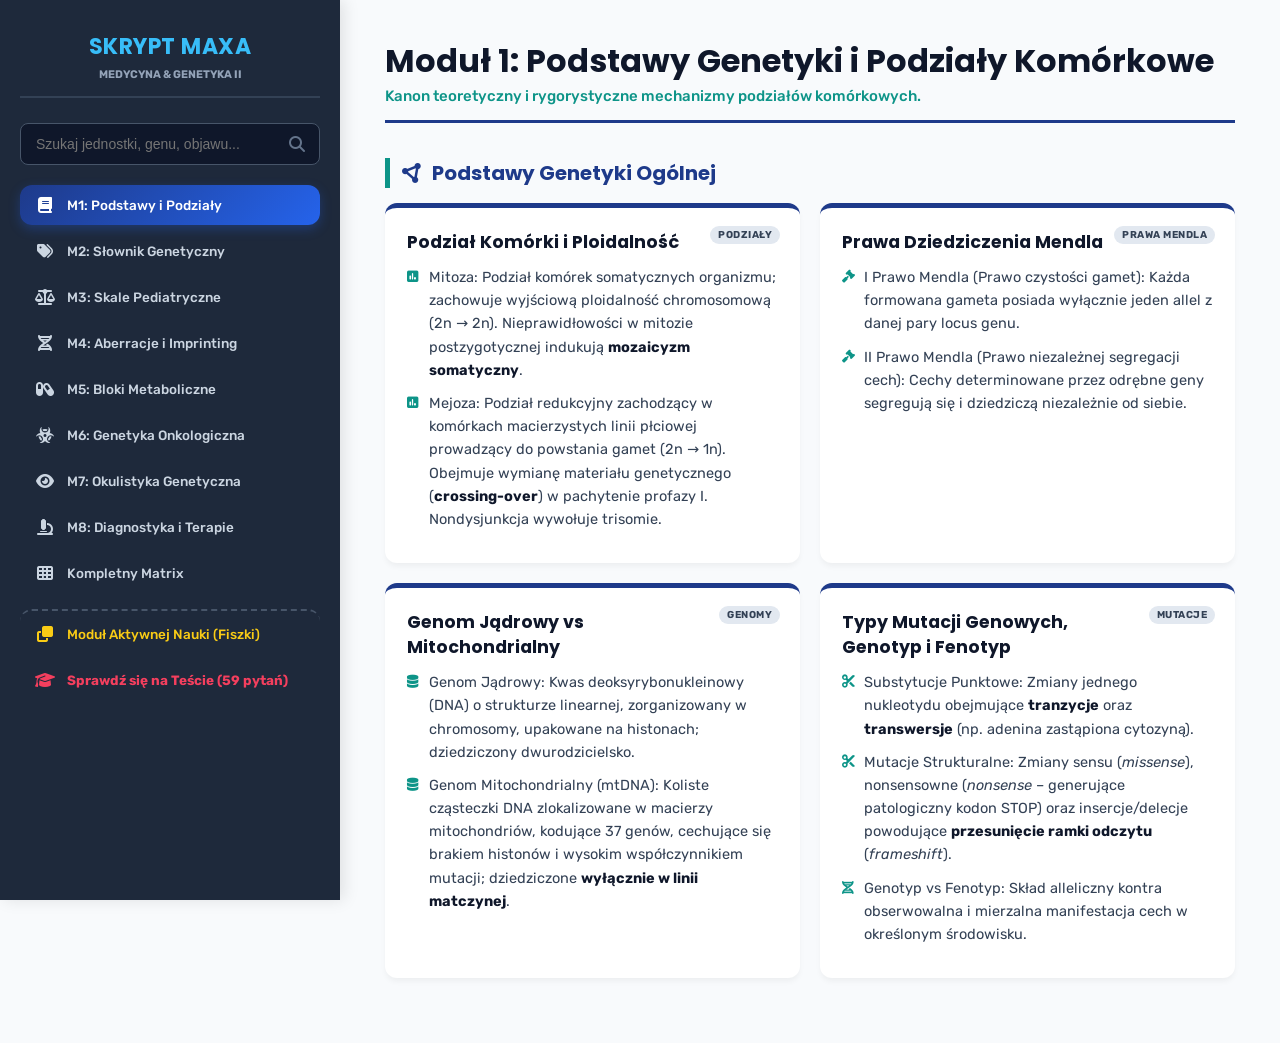
<file: gemini-code-1781978097703_Version4_Version2-2.html>
<!DOCTYPE html>
<html lang="pl">
<head>
    <meta charset="UTF-8">
    <meta name="viewport" content="width=device-width, initial-scale=1.0">
    <title>SKRYPT MAXA: Genetyka Kliniczna II</title>
    <link rel="preconnect" href="https://fonts.googleapis.com">
    <link rel="preconnect" href="https://fonts.gstatic.com" crossorigin>
    <link href="https://fonts.googleapis.com/css2?family=Poppins:wght@400;600;700&family=Roboto+Mono:wght@400;500;700&family=Rubik:wght@400;500;700&display=swap" rel="stylesheet">
    <link rel="stylesheet" href="https://cdnjs.cloudflare.com/ajax/libs/font-awesome/6.5.1/css/all.min.css">
    <style>
        :root {
            --primary-bg: #0f172a;
            --sidebar-bg: #1e293b;
            --content-bg: #f8fafc;
            --card-bg: #ffffff;
            --text-main: #334155;
            --text-dark: #0f172a;
            --color-primary: #1e3a8a;
            --color-secondary: #0d9488;
            --color-accent: #d97706;
            --color-danger: #be123c;
            --color-success: #15803d;
            --border-radius: 12px;
            --transition: all 0.2s ease-in-out;
        }

        * { box-sizing: border-box; margin: 0; padding: 0; }
        body { font-family: 'Rubik', system-ui, -apple-system, "Segoe UI", Roboto, "Helvetica Neue", Arial; background-color: var(--content-bg); color: var(--text-main); display: flex; min-height: 100vh; overflow-x: hidden; }

        /* SIDEBAR NAVIGATION */
        .sidebar { width: 340px; background-color: var(--sidebar-bg); color: white; padding: 30px 20px; display: flex; flex-direction: column; position: fixed; height: 100vh; overflow-y: auto; z-index: 100; box-shadow: 4px 0 15px rgba(0,0,0,0.1); }
        .sidebar-header { margin-bottom: 25px; text-align: center; border-bottom: 2px solid #334155; padding-bottom: 15px; }
        .sidebar-header h2 { font-family: 'Poppins', sans-serif; font-size: 22px; color: #38bdf8; letter-spacing: 0.5px; font-weight: 700; }
        .sidebar-header p { font-size: 11px; color: #94a3b8; margin-top: 5px; text-transform: uppercase; font-weight: bold; }
        
        .search-box { position: relative; margin-bottom: 20px; }
        .search-box input { width: 100%; padding: 12px 40px 12px 15px; background-color: #0f172a; border: 1px solid #475569; border-radius: 8px; color: white; font-size: 14px; transition: var(--transition); }
        .search-box input:focus { border-color: var(--color-secondary); outline: none; box-shadow: 0 0 0 3px rgba(13,148,136,0.3); }
        .search-box i { position: absolute; right: 15px; top: 50%; transform: translateY(-50%); color: #64748b; }

        .nav-menu { list-style: none; display: flex; flex-direction: column; gap: 6px; }
        .nav-item { padding: 12px 15px; border-radius: var(--border-radius); cursor: pointer; display: flex; align-items: center; gap: 12px; font-size: 13.5px; font-weight: 500; color: #cbd5e1; transition: var(--transition); }
        .nav-item:hover { background-color: #334155; color: white; }
        .nav-item.active { background: linear-gradient(135deg, var(--color-primary) 0%, #2563eb 100%); color: white; box-shadow: 0 4px 12px rgba(37,99,235,0.3); }
        .nav-item i { font-size: 16px; width: 20px; text-align: center; }

        /* MAIN CONTENT AREA */
        .main-content { margin-left: 340px; flex-grow: 1; padding: 40px 45px; min-height: 100vh; width: calc(100% - 340px); overflow-wrap: break-word; }
        .content-tab { display: none; animation: fadeIn 0.3s ease-in-out; }
        .content-tab.active { display: block; }

        @keyframes fadeIn { from { opacity: 0; transform: translateY(8px); } to { opacity: 1; transform: translateY(0); } }

        .module-header { margin-bottom: 30px; border-bottom: 3px solid var(--color-primary); padding-bottom: 15px; }
        .module-header h1 { font-family: 'Poppins', sans-serif; font-size: 32px; color: var(--text-dark); line-height: 1.3; font-weight: 700; }
        .module-header p { color: var(--color-secondary); font-weight: 500; margin-top: 5px; font-size: 15px; }
        
        h3.section-title { font-family: 'Poppins', sans-serif; font-size: 20px; color: var(--color-primary); margin: 35px 0 15px 0; display: flex; align-items: center; gap: 10px; border-left: 5px solid var(--color-secondary); padding-left: 12px; }

        /* GRID AND CARDS */
        .grid-layout { display: grid; grid-template-columns: repeat(auto-fill, minmax(380px, 1fr)); gap: 20px; margin-bottom: 25px; }
        .hy-card { background-color: var(--card-bg); border-radius: var(--border-radius); padding: 22px; box-shadow: 0 4px 6px -1px rgba(0,0,0,0.05); border-top: 5px solid var(--color-primary); position: relative; transition: var(--transition); overflow-wrap: break-word; word-wrap: break-word; }
        .hy-card:hover { transform: translateY(-3px); box-shadow: 0 10px 15px -3px rgba(0,0,0,0.08); }
        .hy-card.danger { border-top-color: var(--color-danger); }
        .hy-card.accent { border-top-color: var(--color-accent); }
        .hy-card.secondary { border-top-color: var(--color-secondary); }
        
        .card-badge { position: absolute; top: 18px; right: 20px; padding: 3px 8px; border-radius: 20px; font-size: 10px; font-weight: 700; text-transform: uppercase; letter-spacing: 0.5px; }
        .badge-ad { background-color: #fee2e2; color: #991b1b; }
        .badge-ar { background-color: #e0f2fe; color: #0369a1; }
        .badge-xr { background-color: #fef3c7; color: #92400e; }
        .badge-mt { background-color: #f3e8ff; color: #6b21a8; }
        .badge-chrom { background-color: #d1fae5; color: #065f46; }
        .badge-def { background-color: #e2e8f0; color: #334155; }

        .hy-card h4 { font-family: 'Poppins', sans-serif; font-size: 17.5px; color: var(--text-dark); margin-bottom: 12px; padding-right: 85px; line-height: 1.4; font-weight: 700; }
        .hy-card ul { list-style: none; }
        .hy-card li { margin-bottom: 10px; padding-left: 22px; position: relative; font-size: 14.5px; line-height: 1.6; color: var(--text-main); }
        .hy-card li i { position: absolute; left: 0; top: 4px; color: var(--color-secondary); font-size: 13px; }
        .hy-card strong { color: var(--text-dark); font-weight: 700; }

        /* RESPONSIVE TABLES */
        .table-container { background-color: var(--card-bg); border-radius: var(--border-radius); overflow-x: auto; box-shadow: 0 4px 6px -1px rgba(0,0,0,0.05); margin: 25px 0; border: 1px solid #e2e8f0; }
        table { width: 100%; border-collapse: collapse; text-align: left; font-size: 14px; min-width: 850px; }
        th { background-color: var(--color-primary); color: white; padding: 14px 18px; font-family: 'Poppins', sans-serif; font-weight: 600; letter-spacing: 0.5px; }
        td { padding: 14px 18px; border-bottom: 1px solid #e2e8f0; color: var(--text-main); line-height: 1.6; vertical-align: top; }
        tr:last-child td { border-bottom: none; }
        tr:nth-child(even) td { background-color: #f8fafc; }
        tr:hover td { background-color: #f1f5f9; }

        /* MEDICAL GRAPHICS VECTOR CONTAINER */
        .medical-vector { background-color: #f0fdf4; border: 1px dashed #bbf7d0; padding: 20px; border-radius: var(--border-radius); text-align: center; margin: 20px 0; display: flex; flex-direction: column; align-items: center; justify-content: center; gap: 10px; color: #166534; font-size: 14px; font-weight: 500; }

        /* 3D FLASHCARDS WITH ACTIVE EVALUATION */
        .flashcard-wrapper { perspective: 1200px; width: 100%; max-width: 700px; height: 420px; margin: 30px auto; }
        .flashcard { width: 100%; height: 100%; position: relative; transform-style: preserve-3d; transition: transform 0.4s cubic-bezier(0.4, 0, 0.2, 1); cursor: pointer; }
        .flashcard.flipped { transform: rotateY(180deg); }
        .card-front, .card-back { position: absolute; width: 100%; height: 100%; backface-visibility: hidden; border-radius: var(--border-radius); padding: 40px; display: flex; flex-direction: column; box-shadow: 0 10px 30px rgba(15,23,42,0.1); }
        .card-front { background: linear-gradient(135deg, var(--color-primary) 0%, #1d4ed8 100%); color: white; border: none; justify-content: center; align-items: center; text-align: center; }
        .card-front h3 { font-family: 'Poppins', sans-serif; font-size: 20px; font-weight: 600; line-height: 1.6; }
        .card-front p { font-size: 12px; text-transform: uppercase; letter-spacing: 1px; color: #93c5fd; margin-top: 25px; font-weight: 700; }
        .card-back { background-color: white; color: var(--text-dark); transform: rotateY(180deg); border: 2px solid #e2e8f0; border-left: 8px solid var(--color-secondary); justify-content: flex-start; align-items: flex-start; text-align: left; overflow-y: auto; }
        .card-back h4 { font-family: 'Poppins', sans-serif; font-size: 16px; color: var(--color-secondary); margin-bottom: 15px; font-weight: 700; text-transform: uppercase; letter-spacing: 0.5px; }
        .card-back p, .card-back div { font-size: 14.5px; line-height: 1.6; color: var(--text-main); font-weight: 500; width: 100%; }
        .flashcard-controls { display: flex; justify-content: center; align-items: center; gap: 15px; margin-top: 25px; flex-wrap: wrap; }
        .btn-flash { padding: 12px 24px; border-radius: 8px; border: none; background-color: var(--sidebar-bg); color: white; font-family: 'Poppins', sans-serif; font-weight: 600; font-size: 14px; cursor: pointer; transition: var(--transition); display: flex; align-items: center; gap: 8px; box-shadow: 0 4px 6px rgba(0,0,0,0.05); }
        .btn-flash:hover { background-color: var(--color-secondary); transform: translateY(-1px); }
        .btn-flash.flip { background-color: var(--color-accent); }
        .btn-flash.flip:hover { background-color: #b45309; }
        .btn-success-eval { background-color: var(--color-success); }
        .btn-success-eval:hover { background-color: #166534; }
        .btn-danger-eval { background-color: var(--color-danger); }
        .btn-danger-eval:hover { background-color: #9f1239; }
        .flash-progress { text-align: center; font-size: 15px; font-weight: 700; color: var(--text-dark); margin-top: 15px; font-family: 'Roboto Mono', monospace; }
        .score-board { display: flex; justify-content: center; gap: 30px; margin: 15px 0; font-family: 'Poppins', sans-serif; font-size: 14px; font-weight: 600; }

        /* NATIVE EXAM TESTING MODULE STYLES */
        .exam-container { width: 100%; max-width: 850px; margin: 0 auto; display: flex; flex-direction: column; gap: 25px; }
        .quiz-card { background-color: var(--card-bg); border-radius: var(--border-radius); padding: 30px; box-shadow: 0 4px 10px rgba(0,0,0,0.05); border-left: 6px solid var(--color-primary); }
        .quiz-card.answered-correct { border-left-color: var(--color-success); }
        .quiz-card.answered-wrong { border-left-color: var(--color-danger); }
        .quiz-q-title { font-family: 'Poppins', sans-serif; font-size: 17px; font-weight: 600; color: var(--text-dark); margin-bottom: 20px; line-height: 1.5; }
        .quiz-options-list { display: flex; flex-direction: column; gap: 12px; list-style: none; }
        .quiz-option { padding: 14px 18px; border: 1px solid #cbd5e1; border-radius: 8px; cursor: pointer; font-size: 14.5px; font-weight: 500; transition: var(--transition); background-color: #f8fafc; color: var(--text-main); line-height: 1.4; }
        .quiz-option:hover { background-color: #f1f5f9; border-color: #94a3b8; }
        .quiz-option.correct { background-color: #d1fae5 !important; border-color: var(--color-success) !important; color: #065f46 !important; font-weight: 700; }
        .quiz-option.wrong { background-color: #ffe4e6 !important; border-color: var(--color-danger) !important; color: #991b1b !important; font-weight: 700; }
        .quiz-rationale { margin-top: 15px; padding: 15px; background-color: #f0fdf4; border-radius: 8px; border: 1px dashed #bbf7d0; font-size: 14px; line-height: 1.5; color: #166534; display: none; }
        .quiz-rationale.visible { display: block; }
        .quiz-rationale.wrong-rationale { background-color: #fef2f2; border-color: #fecaca; color: #991b1b; }
        .exam-score-banner { background: linear-gradient(135deg, #1e3a8a 0%, #0d9488 100%); color: white; padding: 25px; border-radius: var(--border-radius); text-align: center; font-family: 'Poppins', sans-serif; margin-bottom: 30px; box-shadow: 0 6px 15px rgba(0,0,0,0.1); }
        .exam-score-banner h2 { font-size: 24px; margin-bottom: 10px; font-weight: 700; }
        .exam-score-banner p { font-size: 16px; font-family: 'Roboto Mono', monospace; font-weight: bold; }

        @media (max-width: 1024px) {
            body { flex-direction: column; }
            .sidebar { position: relative; width: 100%; height: auto; box-shadow: 0 4px 10px rgba(0,0,0,0.1); }
            .main-content { margin-left: 0; width: 100%; padding: 20px; }
            .flashcard-wrapper { height: 460px; }
        }
    </style>
</head>
<body>

    <div class="sidebar">
        <div class="sidebar-header">
            <h2>SKRYPT MAXA</h2>
            <p>Medycyna & Genetyka II</p>
        </div>
        
        <div class="search-box">
            <input type="text" id="globalSearch" placeholder="Szukaj jednostki, genu, objawu..." onkeyup="filterContent()">
            <i class="fa-solid fa-magnifying-glass"></i>
        </div>

        <ul class="nav-menu">
            <li class="nav-item active" onclick="switchTab('mod1')"><i class="fa-solid fa-book"></i>M1: Podstawy i Podziały</li>
            <li class="nav-item" onclick="switchTab('mod2')"><i class="fa-solid fa-tags"></i>M2: Słownik Genetyczny</li>
            <li class="nav-item" onclick="switchTab('mod3')"><i class="fa-solid fa-scale-balanced"></i>M3: Skale Pediatryczne</li>
            <li class="nav-item" onclick="switchTab('mod4')"><i class="fa-solid fa-dna"></i>M4: Aberracje i Imprinting</li>
            <li class="nav-item" onclick="switchTab('mod5')"><i class="fa-solid fa-capsules"></i>M5: Bloki Metaboliczne</li>
            <li class="nav-item" onclick="switchTab('mod6')"><i class="fa-solid fa-biohazard"></i>M6: Genetyka Onkologiczna</li>
            <li class="nav-item" onclick="switchTab('mod7')"><i class="fa-solid fa-eye"></i>M7: Okulistyka Genetyczna</li>
            <li class="nav-item" onclick="switchTab('mod8')"><i class="fa-solid fa-microscope"></i>M8: Diagnostyka i Terapie</li>
            <li class="nav-item" onclick="switchTab('matrix')"><i class="fa-solid fa-table-cells"></i>Kompletny Matrix</li>
            <li class="nav-item" onclick="switchTab('flashcards')" style="border-top: 2px dashed #475569; margin-top: 10px; padding-top: 15px; color: #facc15;"><i class="fa-solid fa-clone"></i>Moduł Aktywnej Nauki (Fiszki)</li>
            <li class="nav-item" onclick="switchTab('examTab')" style="color: #f43f5e; font-weight: 700;"><i class="fa-solid fa-graduation-cap"></i>Sprawdź się na Teście (59 pytań)</li>
        </ul>
    </div>

    <div class="main-content">

        <div id="mod1" class="content-tab active">
            <div class="module-header">
                <h1>Moduł 1: Podstawy Genetyki i Podziały Komórkowe</h1>
                <p>Kanon teoretyczny i rygorystyczne mechanizmy podziałów komórkowych.</p>
            </div>

            <h3 class="section-title"><i class="fa-solid fa-circle-nodes"></i> Podstawy Genetyki Ogólnej</h3>
            <div class="grid-layout">
                <div class="hy-card">
                    <span class="card-badge badge-def">Podziały</span>
                    <h4>Podział Komórki i Ploidalność</h4>
                    <ul>
                        <li><i class="fa-solid fa-square-poll-vertical"></i><span class="bullet-bold">Mitoza:</span> Podział komórek somatycznych organizmu; zachowuje wyjściową ploidalność chromosomową (<span class="text-badge">2n → 2n</span>). Nieprawidłowości w mitozie postzygotycznej indukują <strong>mozaicyzm somatyczny</strong>.</li>
                        <li><i class="fa-solid fa-square-poll-vertical"></i><span class="bullet-bold">Mejoza:</span> Podział redukcyjny zachodzący w komórkach macierzystych linii płciowej prowadzący do powstania gamet (<span class="text-badge">2n → 1n</span>). Obejmuje wymianę materiału genetycznego (<strong>crossing-over</strong>) w pachytenie profazy I. Nondysjunkcja wywołuje trisomie.</li>
                    </ul>
                </div>
                <div class="hy-card">
                    <span class="card-badge badge-def">Prawa Mendla</span>
                    <h4>Prawa Dziedziczenia Mendla</h4>
                    <ul>
                        <li><i class="fa-solid fa-gavel"></i><span class="bullet-bold">I Prawo Mendla (Prawo czystości gamet):</span> Każda formowana gameta posiada wyłącznie jeden allel z danej pary locus genu.</li>
                        <li><i class="fa-solid fa-gavel"></i><span class="bullet-bold">II Prawo Mendla (Prawo niezależnej segregacji cech):</span> Cechy determinowane przez odrębne geny segregują się i dziedziczą niezależnie od siebie.</li>
                    </ul>
                </div>
                <div class="hy-card">
                    <span class="card-badge badge-def">Genomy</span>
                    <h4>Genom Jądrowy vs Mitochondrialny</h4>
                    <ul>
                        <li><i class="fa-solid fa-database"></i><span class="bullet-bold">Genom Jądrowy:</span> Kwas deoksyrybonukleinowy (DNA) o strukturze linearnej, zorganizowany w chromosomy, upakowane na histonach; dziedziczony dwurodzicielsko.</li>
                        <li><i class="fa-solid fa-database"></i><span class="bullet-bold">Genom Mitochondrialny (mtDNA):</span> Koliste cząsteczki DNA zlokalizowane w macierzy mitochondriów, kodujące 37 genów, cechujące się brakiem histonów i wysokim współczynnikiem mutacji; dziedziczone <strong>wyłącznie w linii matczynej</strong>.</li>
                    </ul>
                </div>
                <div class="hy-card">
                    <span class="card-badge badge-def">Mutacje</span>
                    <h4>Typy Mutacji Genowych, Genotyp i Fenotyp</h4>
                    <ul>
                        <li><i class="fa-solid fa-scissors"></i><span class="bullet-bold">Substytucje Punktowe:</span> Zmiany jednego nukleotydu obejmujące <strong>tranzycje</strong> oraz <strong>transwersje</strong> (np. adenina zastąpiona cytozyną).</li>
                        <li><i class="fa-solid fa-scissors"></i><span class="bullet-bold">Mutacje Strukturalne:</span> Zmiany sensu (<em>missense</em>), nonsensowne (<em>nonsense</em> – generujące patologiczny kodon STOP) oraz insercje/delecje powodujące <strong>przesunięcie ramki odczytu</strong> (<em>frameshift</em>).</li>
                        <li><i class="fa-solid fa-dna"></i><span class="bullet-bold">Genotyp vs Fenotyp:</span> Skład alleliczny kontra obserwowalna i mierzalna manifestacja cech w określonym środowisku.</li>
                    </ul>
                </div>
            </div>
        </div>

        <div id="mod2" class="content-tab">
            <div class="module-header">
                <h1>Moduł 2: Pojęcia Dotyczące Genetyki Klinicznej</h1>
                <p>Naukowa definicja zjawisk molekularnych, mechanizmów ekspresji i słownika klinicznego.</p>
            </div>

            <div class="grid-layout">
                <div class="hy-card secondary">
                    <h4>Zjawiska Mutacyjne i Struktura Teoretyczna</h4>
                    <ul>
                        <li><i class="fa-solid fa-microscope"></i><strong>Dysmorfologia i Teratologia:</strong> Dysmorfologia bada wady wrodzone. Teratologia analizuje wady wrodzone wywołane przez szkodliwe czynniki środowiskowe (teratogeny) działające w życiu płodowym.</li>
                        <li><i class="fa-solid fa-bolt"></i><strong>Antycypacja i Ekspansja:</strong> Ekspansja to zwielokrotnienie powtórzeń sekwencji mikrosatelitarnych. Antycypacja to nasilanie się objawów i wcześniejszy wiek zachorowania w kolejnych pokoleniach.</li>
                        <li><i class="fa-solid fa-circle-exclamation"></i><strong>Premutacja i Paradoks Shermana:</strong> Premutacja to stan graniczny podwyższonej liczby powtórzeń, nie dający pełnych objawów u nosiciela, lecz wykazujący niestabilność. Paradoks Shermana (w zespole <strong>FRAXA</strong>) wiąże ryzyko z pozycją nosiciela w rodowodzie.</li>
                        <li><i class="fa-solid fa-dna"></i><strong>Mutacje de novo i Mozaicyzm Germinalny:</strong> Mutacje powstałe po raz pierwszy w gametach rodziców. Mozaicyzm germinalny oznacza zmutowane komórki wyłącznie w gonadach. Ryzyko dla rodzeństwa przy mutacji de novo jest zwykle małe, ale zależy od obecności mozaicyzmu u rodzica.</li>
                    </ul>
                </div>
                <div class="hy-card secondary">
                    <h4>Mechanizmy Ekspresji i Klasyfikacji Fenotypowej</h4>
                    <ul>
                        <li><i class="fa-solid fa-fingerprint"></i><strong>Imprinting Genomowy (Piętnowanie):</strong> Epigenetyczne wyciszenie ekspresji allelu zależne od płci rodzica przekazującego gen (np. zespoły <strong>Pradera-Willego / Angelmana</strong>).</li>
                        <li><i class="fa-solid fa-percent"></i><strong>Penetracja i Zmienna Ekspresja:</strong> Niepełna penetracja oznacza brak objawów mimo patogennego genotypu. Penetracja zależna od wieku objawia się ujawnieniem fenotypu dopiero w określonym wieku. Zmienna ekspresja to zróżnicowane nasilenie objawów u chorych z tą samą mutacją.</li>
                        <li><i class="fa-solid fa-network-wired"></i><strong>Heterogenność Locus i Plejotropia:</strong> Heterogenność locus to wywołanie identycznego fenotypu przez mutacje w różnych genach. Plejotropia to sytuacja, w której pojedynczy gen warunkuje cechy w wielu odrębnych układach narządowych.</li>
                        <li><i class="fa-solid fa-diagram-project"></i><strong>Monogenowe, Poligenowe i Wieloczynnikowe:</strong> Monogenowe zależą od jednego genu. Poligenowe zależą od współdziałania wielu genów. Wieloczynnikowe wynikają z interakcji predyspozycji poligenicznej i czynników środowiskowych; ryzyko rośnie, jeśli więcej członków rodziny choruje.</li>
                    </ul>
                </div>
                <div class="hy-card secondary">
                    <h4>Onkogeneza, Genetyka Płci i Heteroplazmia</h4>
                    <ul>
                        <li><i class="fa-solid fa-battery-quarter"></i><strong>Choroby Mitochondrialne i Heteroplazmia:</strong> Wynikają z mutacji w mtDNA. Wykazują matczyny model dziedziczenia i dużą zmienność fenotypową zależną od poziomu heteroplazmii.</li>
                        <li><i class="fa-solid fa-shield-virus"></i><strong>Onkogeneza Molekularna:</strong> Obejmuje <strong>protoonkogeny</strong> (aktywacja przez mutacje punktowe, amplifikacje, translokacje), <strong>geny supresorowe</strong> (hamujące cykl, wymagają inaktywacji obu alleli, np. <strong>RB1, TP53, APC</strong>) oraz <strong>geny naprawy DNA</strong> (system MMR).</li>
                        <li><i class="fa-solid fa-venus-mars"></i><strong>Zaburzenia Rozwoju Płciowego (DSD):</strong> Interpłciowość oraz wrodzone stany anatomicznej lub funkcjonalnej niezgodności płci.</li>
                    </ul>
                </div>
            </div>
        </div>

        <div id="mod3" class="content-tab">
            <div class="module-header">
                <h1>Moduł 3: Skale Kliniczne Stosowane w Pediatrii</h1>
                <p>Obiektywne narzędzia oceny rozwoju, przytomności i dojrzałości pacjenta.</p>
            </div>

            <div class="table-container">
                <table>
                    <thead>
                        <tr>
                            <th>Skala Kliniczna</th>
                            <th>Oceniane Parametry Składowe</th>
                            <th>Zastosowanie Praktyczne i Normy</th>
                        </tr>
                    </thead>
                    <tbody>
                        <tr>
                            <td><strong>Skala Apgar</strong></td>
                            <td>Częstość akcji serca, czynność oddechowa, napięcie mięśniowe, reakcja na odruchy (cewnik), zabarwienie skóry.</td>
                            <td>Ocena stanu ogólnego i stopnia przystosowania noworodka do życia pozamacicznego w pierwszych minutach życia.</td>
                        </tr>
                        <tr>
                            <td><strong>Skala Tannera</strong></td>
                            <td>Stadium rozwoju piersi (<span class="text-badge">Th 1-5</span>) i owłosienia łonowego (<span class="text-badge">P 1-5</span>) u dziewcząt; rozwój narządów płciowych i owłosienia u chłopców.</td>
                            <td>Obiektywne określanie stadiów dojrzałości płciowej oraz etapów anatomicznych przebiegu pokwitania u dzieci.</td>
                        </tr>
                        <tr>
                            <td><strong>Skala Glasgow (GCS)</strong></td>
                            <td>Otwieranie oczu (1-4), odpowiedź słowna (1-5), odpowiedź ruchowa (1-6). Zmodyfikowana dla niemowląt pod kątem płaczu.</td>
                            <td>Kliniczna ocena stopnia przytomności i głębokości śpiączki u pacjentów po urazach ośrodkowego układu nerwowego.</td>
                        </tr>
                        <tr>
                            <td><strong>Skala Bishopa</strong></td>
                            <td>Rozwarcie szyjki (cm), skrócenie (%), pozycja szyjki, konsystencja szyjki macicy, zaawansowanie punktu przodowania płodu.</td>
                            <td>Ocena stopnia dojrzałości szyjki macicy do porodu i prognozowanie skuteczności indukcji akcji porodowej.</td>
                        </tr>
                        <tr>
                            <td><strong>Skala Ferriman-Gallwey</strong></td>
                            <td>Ocena nasilenia gęstości owłosienia w 9 obszarach androgenozależnych (w skali od 0 do 4 punktów).</td>
                            <td>Diagnostyka, ilościowe określanie stopnia nasilenia oraz monitorowanie leczenia hirsutyzmu u pacjentek.</td>
                        </tr>
                    </tbody>
                </table>
            </div>
        </div>

        <div id="mod4" class="content-tab">
            <div class="module-header">
                <h1>Moduł 4: Aberracje Chromosomowe i Zespoły Imprintingowe</h1>
                <p>Kryteria dysmorfologiczne i patomechanizmy epigenetyczne na podstawie materiałów.</p>
            </div>

            <h3 class="section-title"><i class="fa-solid fa-dna"></i> Klasyczne Aberracje Chromosomowe</h3>
            <div class="grid-layout">
                <div class="hy-card danger">
                    <span class="card-badge badge-chrom">Trisomia 21</span>
                    <h4>Zespół Downa (Trisomia 21)</h4>
                    <ul>
                        <li><i class="fa-solid fa-angles-right"></i><span class="bullet-bold">Podłoże i Geny:</span> Dodatkowy chromosom 21 (<span class="text-badge">47,XX,+21</span> lub <span class="text-badge">47,XY,+21</span>). Spowodowany nondysjunkcją mejotyczną (głównie matczyną), translokacją robertsonowską lub mozaicyzmem mitotycznym. Nadekspresja genów <strong>DYRK1A</strong> oraz <strong>APP</strong>.</li>
                        <li><i class="fa-solid fa-angles-right"></i><span class="bullet-bold">Dysmorfia twarzy i ciała:</span> Niski wzrost ciała, mała głowa, włosy gładkie, rzadkie i proste. Twarz okrągła i płaska. Skośne szpary powiekowe, <strong>zmarszczka nakątna (fałd nakątny)</strong> oraz jasne plamki Brushfielda na tęczówce. Nos mały, krótki, płaski. Uszy małe, nisko osadzone. Usta grube, popękane, wywinięta warga dolna; język duży i wystający (<strong>makroglosja</strong>); podniebienie gotyckie. Szyja krótka z fałdem skórnym. Obniżone napięcie mięśniowe (<strong>hipotonia</strong>). Dłonie szerokie, krótka dłoń, <strong>bruzda dłoniowa (pojedyncza)</strong> oraz <strong>bruzda sandałowa</strong>. Płaskostopie, marmurkowata skóra. Wada serca – <strong>wspólny kanał przedsionkowo-komorowy (AVSD)</strong>.</li>
                    </ul>
                </div>
                <div class="medical-vector">
                    <svg width="120" height="60" viewBox="0 0 100 50" role="img" aria-label="Schemat Trisomia 21">
                        <circle cx="25" cy="25" r="8" fill="#1e3a8a"/>
                        <circle cx="45" cy="25" r="8" fill="#1e3a8a"/>
                        <circle cx="65" cy="25" r="8" fill="#be123c"/>
                        <text x="45" y="45" font-size="10" font-family="sans-serif" text-anchor="middle" fill="#334155">Trisomia 21 (Aneuploidia)</text>
                    </svg>
                    <span>Schemat wolnej trisomii chromosomalnej (nondysjunkcja)</span>
                </div>

                <div class="hy-card danger">
                    <span class="card-badge badge-chrom">Trisomia 18 / 13</span>
                    <h4>Zespoły Edwardsa (T18) i Patau (T13)</h4>
                    <ul>
                        <li><i class="fa-solid fa-cross"></i><span class="bullet-bold">Zespół Edwardsa (Trisomia 18):</span> Kariotyp <span class="text-badge">47,XX/XY,+18</span>. IUGR, wydatna potylica, mikrognacja, uszy fauna. Patognomoniczny objaw: <strong>charakterystyczne ułożenie palców dłoni – "objaw modlących się rąk"</strong> (palce wskazujący nachodzi na środkowy) oraz stopy o profilu płóz kołyski.</li>
                        <li><i class="fa-solid fa-cross"></i><span class="bullet-bold">Zespół Patau (Trisomia 13):</span> Kariotyp <span class="text-badge">47,XX/XY,+13</span>. Zaburzenie podziału przodomózgowia (<strong>holoprozencefalia</strong>), ciężkie wady oczu, rozszczep wargi i podniebienia oraz polidaktylia poosiowa. Cechuje się <strong>aplasia cutis congenita</strong> (wrodzony ubytek skóry skalpu).</li>
                    </ul>
                </div>

                <div class="hy-card danger">
                    <span class="card-badge badge-chrom">Gonosomy</span>
                    <h4>Zespoły Turnera (45,X) i Klinefeltera (47,XXY)</h4>
                    <ul>
                        <li><i class="fa-solid fa-venus"></i><span class="bullet-bold">Zespół Turnera:</span> Monosomia <span class="text-badge">45,X</span>; brak ciałka Barra. Niski wzrost, płetwistość szyi (<em>pterygium colli</em>), koślawość łokci, szeroka klatka piersiowa oraz obrzęki stóp noworodka. Układ krążenia: <strong>koarktacja aorty</strong> i dwupłatkowa zastawka (BAV). Gonady: <strong>dysgenezja jajników</strong> (pasemkowate jajniki) warunkująca pierwotny brak miesiączki i bezpłodność.</li>
                        <li><i class="fa-solid fa-mars"></i><span class="bullet-bold">Zespół Klinefeltera:</span> Kariotyp <span class="text-badge">47,XXY</span>; obecne jedno ciałko Barra. Męski fenotyp, wysoki wzrost, eunuchoidalne proporcje ciała, <strong>ginekomastia</strong>, kobiecy rozkład tkanki tłuszczowej. Manifestuje się jako <strong>hipogonadyzm hipergonadotropowy</strong> – małe, twarde jądra, azoospermia i niepłodność.</li>
                    </ul>
                </div>
            </div>

            <h3 class="section-title"><i class="fa-solid fa-fingerprint"></i> Zespoły Imprintingowe i Mikrodelecje</h3>
            <div class="grid-layout">
                <div class="hy-card accent">
                    <span class="card-badge badge-chrom">Region 11p15.5</span>
                    <h4>Zespół Beckwitha-Wiedemanna (BWS)</h4>
                    <ul>
                        <li><i class="fa-solid fa-dna"></i><span class="bullet-bold">Patomechanizm:</span> Zaburzenie imprintingu w regionie 11p15.5. <strong>DMR1:</strong> Nadekspresja genu <strong>IGF2</strong> (aktywnego wyłącznie z allelu ojcowskiego) stymuluje nadmierny wzrost. <strong>DMR2:</strong> Utrata funkcji supresora <strong>CDKN1C</strong> (z allelu matczynego) znosi kontrolę proliferacji.</li>
                        <li><i class="fa-solid fa-baby"></i><span class="bullet-bold">Obraz Kliniczny:</span> Cechuje się <strong>makrosomią</strong>, <strong>makroglosją</strong> (olbrzymi język), wady ściany brzucha – <strong>omphalocele (przepuklina pępowinowa)</strong> lub przepuklina pępkowa, oraz <strong>hemihipertrofią</strong> (asymetryczny przerost połowy ciała). Występuje ciężka <strong>hipoglikemia noworodkowa</strong>.</li>
                        <li><i class="fa-solid fa-shield-virus"></i><span class="bullet-bold">Nadzór Onkologiczny:</span> Ekstremalnie wysokie ryzyko rozwoju nowotworów wieku dziecięcego: <strong>guza Wilmsa</strong> oraz <strong>hepatoblastoma</strong>. Obowiązuje profilaktyczne <strong>USG jamy brzusznej co 3 miesiące</strong>.</li>
                    </ul>
                </div>
                <div class="medical-vector">
                    <svg width="150" height="50" viewBox="0 0 150 50" role="img" aria-label="Schemat imprintingu IGF2">
                        <rect x="10" y="15" width="50" height="20" rx="4" fill="#cbd5e1"/>
                        <rect x="80" y="15" width="50" height="20" rx="4" fill="#0d9488"/>
                        <text x="35" y="27" font-size="10" font-family="sans-serif" text-anchor="middle" fill="#334155">Matczyny (OFF)</text>
                        <text x="105" y="27" font-size="10" font-family="sans-serif" text-anchor="middle" fill="#fff">Ojcowski (ON)</text>
                        <text x="75" y="45" font-size="9" font-family="sans-serif" text-anchor="middle" fill="#64748b">Metylacja i Imprinting (Locus IGF2)</text>
                    </svg>
                    <span>Schemat ekspresji monoallelicznej (piętnowanie rodzicielskie)</span>
                </div>

                <div class="hy-card accent">
                    <span class="card-badge badge-chrom">Region 15q11-q13</span>
                    <h4>Zespoły Prader-Willego (PWS) i Angelmana (AS)</h4>
                    <ul>
                        <li><i class="fa-solid fa-utensils"></i><span class="bullet-bold">Zespół Pradera-Willego (PWS):</span> Wynik zaburzeń imprintingu genomowego w rejonie 15q11-q13 (brak ojcowskiej kopii). Skrajna hipotonia niemowlęca, trudności w karmieniu, małe dłonie i stopy oraz patologiczna <strong>hiperfagia (brak kontroli sytości)</strong> skutkująca masywną otyłością w późniejszym dzieciństwie.</li>
                        <li><i class="fa-solid fa-face-laugh-beam"></i><span class="bullet-bold">Zespół Angelmana (AS):</span> Brak funkcjonalnej kopii matczynej regionu 15q11-q13 – brak ekspresji genu <strong>UBE3A</strong>. Ciężka niepełnosprawność intelektualna, całkowity brak mowy, <strong>ataksja i napady niekontrolowanego śmiechu</strong> ("happy puppet").</li>
                    </ul>
                </div>

                <div class="hy-card accent">
                    <span class="card-badge badge-chrom">Delecja 5p-</span>
                    <h4>Zespół Cri du chat (Kociego Krzyku)</h4>
                    <ul>
                        <li><i class="fa-solid fa-cat"></i><span class="bullet-bold">Podłoże i Klinika:</span> Strukturalna aberracja chromosomalna wywołana delecją krótkiego ramienia chromosomu 5 (<span class="text-badge">5p-</span>). Charakterystyczny płacz noworodka przypominający <strong>miauczenie kota</strong> (spowodowany hipoplazją krtani), mikrocefalia, głębokie upośledzenie intelektualne.</li>
                    </ul>
                </div>
            </div>
        </div>

        <div id="mod5" class="content-tab">
            <div class="module-header">
                <h1>Moduł 5: Monogenowe Choroby Narządowe i Bloki Metaboliczne</h1>
                <p>Patologia lizosomalna, spichrzeniowa, dystrofie mięśniowe oraz bloki enzymatyczne nadnerczy.</p>
            </div>

            <h3 class="section-title"><i class="fa-solid fa-vial-virus"></i> Klasyczne Bloki Metaboliczne (Dziedziczenie AR)</h3>
            <div class="grid-layout">
                <div class="hy-card secondary">
                    <span class="card-badge badge-ar">AR</span>
                    <h4>Mukowiscydoza (CF)</h4>
                    <ul>
                        <li><i class="fa-solid fa-dna"></i><span class="bullet-bold">Gen i Patomechanizm:</span> Mutacja genu <strong>CFTR</strong> (najczęściej <span class="text-badge">ΔF508</span>). Defekt kanału chlorowego wywołuje dehydratację i produkcję lepkiego śluzu.</li>
                        <li><i class="fa-solid fa-lungs"></i><span class="bullet-bold">Manifestacja:</span> Częste, nawracające <strong>infekcje dolnych dróg oddechowych</strong>, <strong>niewydolność zewnątrzwydzielnicza trzustki</strong> oraz <strong>smółkowa niedrożność jelit</strong> u noworodków. U mężczyzn bezpłodność (obustronny brak nasieniowodów – CBAVD). Podwyższone chlorki w pocie. Wykrywana w badaniach przesiewowych w Polsce.</li>
                    </ul>
                </div>

                <div class="hy-card secondary">
                    <span class="card-badge badge-ar">AR</span>
                    <h4>Fenyloketonuria, Galaktozemia i Alkaptonuria</h4>
                    <ul>
                        <li><i class="fa-solid fa-brain"></i><span class="bullet-bold">Fenyloketonuria (PKU):</span> Choroba metaboliczna spowodowana <strong>brakiem enzymu hydroksylazy fenyloalaniny</strong> (gen <em>PAH</em>). Nieleczona prowadzi do toksycznej kumulacji Phe i wywołuje <strong>ciężkie upośledzenie umysłowe</strong>. Mysi zapach moczu, jasna karnacja. Obowiązkowy przesiew noworodków w Polsce.</li>
                        <li><i class="fa-solid fa-glass-water"></i><span class="bullet-bold">Galaktozemia:</span> Niedobór urydylilotransferazy galaktozo-1-fosforanowej (gen <strong>GALT</strong>). Objawy od karmienia mlekiem: wymioty, żółtaczka z hepatomegalią oraz <strong>wczesna zaćma</strong>. Predysponuje do posocznicy <em>E. coli</em>.</li>
                        <li><i class="fa-solid fa-droplet"></i><span class="bullet-bold">Alkaptonuria:</span> Niedobór dioksygenazy kwasu homogentyzynowego (gen <strong>HGD</strong>). Klasyczna <strong>choroba "ciemnego moczu"</strong> – mocz czarnieje po kontakcie z powietrzem. Powoduje ochronozę stawów i chrząstek w wieku dorosłym.</li>
                    </ul>
                </div>

                <div class="hy-card secondary">
                    <span class="card-badge badge-ar">AR / XR</span>
                    <h4>Spichrzeniowe: MLD i Mukopolisacharydozy</h4>
                    <ul>
                        <li><i class="fa-solid fa-brain"></i><span class="bullet-bold">Leukodystrofia Metachromatyczna (MLD):</span> Defekt arylosulfatazy A (gen <strong>ARSA</strong>). Wywołuje demielinizację OUN. Objawia się <strong>postępującym zespołem piramidowym, zaburzeniami chodu, kamicą żółciową</strong> oraz nowo występującymi <strong>zaburzeniami psychiatrycznymi</strong>.</li>
                        <li><i class="fa-solid fa-folder-open"></i><span class="bullet-bold">Mukopolisacharydozy (MPS):</span> Spichrzanie lizosomalne GAG. MPS I (Hurler, AR); MPS II (Hunter, <strong>XR!</strong>). Objawy: gargulizm rysów twarzy, hepatosplenomegalia, przykurcze stawów. W MPS I występuje zmętnienie rogówki, w MPS II (Hunter) rogówka pozostaje czysta.</li>
                    </ul>
                </div>
            </div>

            <h3 class="section-title"><i class="fa-solid fa-child-muscle"></i> Choroby Nerwowo-Mięśniowe i Układu Ruchu</h3>
            <div class="grid-layout">
                <div class="hy-card">
                    <span class="card-badge badge-xr">Dystrofie: XR</span>
                    <h4>Dystrofie Duchenne’a (DMD) i Beckera (BMD)</h4>
                    <ul>
                        <li><i class="fa-solid fa-dna"></i><span class="bullet-bold">Podłoże i Model:</span> Obie wywołane mutacjami w genie dystrofiny (<em>DMD</em>, locus Xp21) i dziedziczone w sposób <strong>recesywny sprzężone z chromosomem X</strong>. DMD to mutacje przesuwające ramkę (<em>frameshift</em>) generujące całkowity brak białka. BMD to mutacje zachowujące ramkę odczytu (białko skrócone).</li>
                        <li><i class="fa-solid fa-wheelchair"></i><span class="bullet-bold">Klinika DMD:</span> Narastające osłabienie mięśni kończyn dolnych u chłopców, trudności we wstawaniu z pozycji siedzącej (<strong>objaw Gowersa</strong>), <strong>pseudoprzerost łydek</strong> oraz znacznie podwyższone stężenie <strong>kinazy kreatynowej (CK)</strong>. Utrata chodu ok. 12. r.ż.</li>
                    </ul>
                </div>

                <div class="hy-card">
                    <span class="card-badge badge-ar">AR</span>
                    <h4>Choroba Pompego i Rdzeniowy Zanik Mięśni (SMA)</h4>
                    <ul>
                        <li><i class="fa-solid fa-heart-pulse"></i><span class="bullet-bold">Choroba Pompego (Glikogenoza II):</span> Niedobór kwaśnej maltazy (gen <strong>GAA</strong>). Postać niemowlęca: ciężka hipotonia mięśniowa ("wiotkie dziecko") sprzężona z <strong>olbrzymią kardiomiopatią hipertroficzną</strong>.</li>
                        <li><i class="fa-solid fa-network-wired"></i><span class="bullet-bold">Rdzeniowy Zanik Mięśni (SMA):</span> Homozygotyczna delecja genu <strong>SMN1</strong> (locus 5q) powodująca obumieranie motoneuronów alfa. Objawy: symetryczny niedowład wiotki, brak odruchów głębokich oraz fascykulacje języka. Objęty badaniami przesiewowymi noworodków w Polsce. Terapia Zolgensma/Spinraza.</li>
                    </ul>
                </div>
            </div>

            <h3 class="section-title"><i class="fa-solid fa-venus-mars"></i> Endokrynologia i Zaburzenia Rozwoju Płci (DSD)</h3>
            <div class="grid-layout">
                <div class="hy-card accent">
                    <span class="card-badge badge-ar">CAH: AR</span>
                    <h4>Wrodzony Przerost Nadnerczy (CAH)</h4>
                    <ul>
                        <li><i class="fa-solid fa-scissors"></i><span class="bullet-bold">Defekt Molekularny:</span> Klasyczny blok enzymatyczny szlaku steroidogenezy spowodowany najczęściej niedoborem <strong>21-hydroksylazy</strong>.</li>
                        <li><i class="fa-solid fa-venus"></i><span class="bullet-bold">Klinika:</span> Blok kortyzolu/aldosteronu, nadmiar androgenów. Wywołuje wirylizację narządów płciowych zewnętrznych u noworodków żeńskich 46,XX przy prawidłowo rozwiniętej macicy i jajnikach. Postać z utratą soli grozi przełomem nadnerczowym.</li>
                    </ul>
                </div>

                <div class="hy-card accent">
                    <span class="card-badge badge-xr">DSD: XR / XY</span>
                    <h4>Zespoły Niewrażliwości na Androgeny (AIS) i Zespół Sweyera</h4>
                    <ul>
                        <li><i class="fa-solid fa-person-dress"></i><span class="bullet-bold">Zespół Niewrażliwości na Androgeny (AIS / PAIS):</span> Kariotyp <span class="text-badge">46,XY</span>, mutacja receptora androgenowego (<strong>AR</strong>). Zewnętrznie kobieta, ślepo zakończona pochwa, brak macicy i jajowodów, brak owłosienia, jądra ukryte w jamie brzusznej.</li>
                        <li><i class="fa-solid fa-person-dress"></i><span class="bullet-bold">Zespół Sweyera (Czysta Dysgenezja Gonad 46,XY):</span> Kariotyp <span class="text-badge">46,XY</span>, wywołany mutacją genu <strong>SRY</strong>. Powstają pasemkowate gonady dysgenetyczne. Fenotyp żeński, obecna prawidłowa macica i pochwa, ale pacjentki wykazują pierwotny brak miesiączki. Ryzyko rozwoju <strong>gonadoblastoma</strong>.</li>
                    </ul>
                </div>
            </div>
        </div>

        <div id="mod6" class="content-tab">
            <div class="module-header">
                <h1>Moduł 6: Genetyka Onkologiczna</h1>
                <p>Zespoły predyspozycji do raka jelita grubego, model Knudsona i wielonarządowe supresorowe.</p>
            </div>

            <div class="grid-layout">
                <div class="hy-card danger">
                    <span class="card-badge badge-ad">AD</span>
                    <h4>Nowotwory Układu Pokarmowego: FAP i Zespół Lyncha</h4>
                    <ul>
                        <li><i class="fa-solid fa-colon"></i><span class="bullet-bold">Rodzinna Polipowatość Gruczolakowata (FAP):</span> Dziedziczenie AD, spowodowana mutacją <strong>genu supresorowego APC</strong>. Prowadzi do <strong>zaburzenia regulacji szlaku Wnt i proliferacji komórkowej</strong>, tworząc tysiące polipów gruczolakowatych. Ryzyko raka jelita grubego wynosi 100% do 40. r.ż.</li>
                        <li><i class="fa-solid fa-dna"></i><span class="bullet-bold">Zespół Lyncha (HNPCC):</span> Dziedziczenie AD, mutacje w genach systemu naprawy MMR (<strong>MLH1, MSH2, MSH6, PMS2</strong>). Dochodzi do <strong>niestabilności mikrosatelitarnej (MSI)</strong>. Zwiększone jest ryzyko szybkiego rozwoju raka jelita grubego i <strong>raka endometrium u kobiet</strong>.</li>
                    </ul>
                </div>

                <div class="hy-card danger">
                    <span class="card-badge badge-ad">AD</span>
                    <h4>Zespoły Supresorowe: NF1 i Siatkówczak</h4>
                    <ul>
                        <li><i class="fa-solid fa-circle-nodes"></i><span class="bullet-bold">Nerwiakowłókniakowatość typu 1 (NF1 / Ch. von Recklinghausena):</span> Dziedziczenie AD, mutacja genu supresorowego <strong>NF1</strong>. Kryterium rozpoznania stanowi obecność <strong>sześciu lub więcej plam café-au-lait</strong> o odpowiedniej średnicy oraz obecność <strong>guzków Lischa (łagodnych guzków hamartomatycznych na tęczówce)</strong>.</li>
                        <li><i class="fa-solid fa-eye"></i><span class="bullet-bold">Siatkówczak (Retinoblastoma):</span> Najczęstszy złośliwy nowotwór wewnątrzgałkowy u dzieci, uwarunkowany mutacją <strong>genu supresorowego RB1</strong>. Ujawnia się zwykle przed 5. rokiem życia, dając objaw <strong>leukokorii</strong> (białego odblask źrenicy). Postać dziedziczna ma najczęściej charakter <strong>obustronny</strong>.</li>
                    </ul>
                </div>

                <div class="hy-card danger">
                    <span class="card-badge badge-ad">AD / Del</span>
                    <h4>Zespół Li-Fraumeni, Guz Wilmsa i Zespół WAGR</h4>
                    <ul>
                        <li><i class="fa-solid fa-shield-virus"></i><span class="bullet-bold">Zespół Li-Fraumeni (LFS):</span> Dziedziczenie AD, germinalna mutacja <strong>genu supresorowego TP53</strong>. Charakteryzuje się wybitną predyspozycją do rozwoju <strong>wielu typów agresywnych nowotworów w młodym wieku</strong> (mięsaki, raki piersi, guzy mózgu, ACC). Promieniowanie jonizujące jest bezwzględnie przeciwwskazane.</li>
                        <li><i class="fa-solid fa-kidney"></i><span class="bullet-bold">Guz Wilmsa i Zespół WAGR:</span> <strong>Guz Wilmsa to nowotwór złośliwy nerki</strong> u dzieci. W zespole <strong>WAGR</strong> (mikrodelecja regionu 11p13 obejmująca geny <em>WT1</em> i <em>PAX6</em>) u dziecka z wrodzonym brakiem tęczówki (<strong>aniridia</strong>) występuje skrajnie wysokie ryzyko rozwoju tego złośliwego nowotworu w <strong>nerce</strong>.</li>
                    </ul>
                </div>
            </div>
        </div>

        <div id="mod7" class="content-tab">
            <div class="module-header">
                <h1>Moduł 7: Okulistyka Genetyczna i Zespoły Układowe</h1>
                <p>Izolowane dystrofie siatkówki, dziedziczenie mitochondrialne i układowe dysostozy z zajęciem oka.</p>
            </div>

            <div class="grid-layout">
                <div class="hy-card secondary">
                    <span class="card-badge badge-mt">Mitochondrialne</span>
                    <h4>Neuropatia Nerwu Wzrokowego Lebera (LHON)</h4>
                    <ul>
                        <li><i class="fa-solid fa-bolt"></i><span class="bullet-bold">Podłoże i Cechy:</span> Dziedziczenie mitochondrialne, mutacje punktowe w genach kompleksu I łańcucha oddechowego. Choroby te wykazują <strong>nietypowy model dziedziczenia (matczyny) i dużą zmienność fenotypową (zależną od stopnia heteroplazmii)</strong>. Ten sam wariant genu może powodować różne fenotypy.</li>
                    </ul>
                </div>

                <div class="hy-card secondary">
                    <span class="card-badge badge-ar">AR / AD / XR</span>
                    <h4>Izolowane Patologie Narządu Wzroku</h4>
                    <ul>
                        <li><i class="fa-solid fa-eye"></i><span class="bullet-bold">Wrodzona Ślepota Lebera (LCA) i Retinitis Pigmentosa (RP):</span> LCA (głównie AR, gen <strong>RPE65</strong>) – ślepota od urodzenia, oczopląs. RP (Retinitis Pigmentosa) – <strong>pogorszenie widzenia o zmierzchu (ślepotą nocną / kurzą ślepotą)</strong> oraz widzeniem tunelowym i złogami w kształcie ciałek kostnych.</li>
                        <li><i class="fa-solid fa-circle"></i><span class="bullet-bold">Choroby Besta, Stargardta i Jaskra:</span> Choroba Besta (AD, gen <em>BEST1</em>): zmiana przypominająca <strong>żółtko jaja kurzego</strong> w plamce żółtej. Choroba Stargardta (AR, gen <em>ABCA4</em>): młodzieńcza dystrofia plamki, typowym objawem klinicznym jest <strong>występowanie plamek (złogów lipofuscyny) na siatkówce</strong>.</li>
                        <li><i class="fa-solid fa-droplet"></i><span class="bullet-bold">Albinizm Oczny:</span> Dziedziczenie XR (gen <em>GPR143</em>). Brak barwnika <strong>wyłącznie w strukturach siatkówki i tęczówki</strong> przy <strong>całkowicie prawidłowej pigmentacji skóry i włosów</strong>.</li>
                    </ul>
                </div>

                <div class="hy-card secondary">
                    <span class="card-badge badge-ad">AD / AR</span>
                    <h4>Układowe Zespoły Okulistyczne z Zagadnień</h4>
                    <ul>
                        <li><i class="fa-solid fa-ear"></i><span class="bullet-bold">Zespoły Ushera i Bardeta-Biedla (AR):</span> <strong>Zespół Ushera</strong> to AR ciliopatia będąca przykładem choroby <strong>łączącej retinopatię barwnikową (postępującą utratę wzroku) z głuchotą czuciowo-nerwową</strong>. <strong>Zespół Bardeta-Biedla</strong> charakteryzuje się stałą konstelacją wad: <strong>otyłość, retinopatia barwnikowa, opóźnienie umysłowe oraz nieprawidłowości nerek</strong>.</li>
                        <li><i class="fa-solid fa-ruler-vertical"></i><span class="bullet-bold">Zespół Marfana (AD):</span> Mutacja genu <strong>FBN1</strong> (fibrylina-1). Wysoki wzrost, arachnodaktylia. Oko: <strong>podwichnięcie soczewki (ectopia lentis) w górę</strong>. Układ krążenia: <strong>tętniak i rozwarstwienie aorty wstępującej</strong>.</li>
                        <li><i class="fa-solid fa-skull"></i><span class="bullet-bold">Zespół Crouzona (AD):</span> Mutacja genu <strong>FGFR2</strong>. Prowadzi do <strong>kraniosynostozy</strong>, czyli <strong>przedwczesnego zarośnięcia szwów czaszkowych</strong>, płytkich oczodołów, wytrzeszczu gałek i hipoplazji szczęki.</li>
                    </ul>
                </div>
            </div>
        </div>

        <div id="mod8" class="content-tab">
            <div class="module-header">
                <h1>Moduł 8: Diagnostyka Molekularna, Badania Prenatalne i Terapie Genowe</h1>
                <p>Metodologia współczesnej genetyki klinicznej, screening i celowane programy lekowe.</p>
            </div>

            <h3 class="section-title"><i class="fa-solid fa-dna"></i> Techniki Diagnostyczne i Cytogenetyczne</h3>
            <div class="grid-layout">
                <div class="hy-card secondary">
                    <h4>Cyfrowa Cytogenetyka i Sekwencjonowanie</h4>
                    <ul>
                        <li><i class="fa-solid fa-microchip"></i><span class="bullet-bold">NGS i sekwencjonowanie całoeksomowe (WES):</span> WES sekwencjonuje eksony kodujące. <strong>Sekwencjonowanie całoeksomowe (WES) NIE wykryje mutacji dynamicznej</strong> (ekspansji powtórzeń mikrosatelitarnych), dużej delecji ani delecji subtelomerowej. Ujemny wynik badania nie wyklucza w 100% podłoża genetycznego.</li>
                        <li><i class="fa-solid fa-server"></i><span class="bullet-bold">Metoda GWAS i Mikromacierze:</span> Badania asocjacyjne w całym genomie (<strong>GWAS</strong>) polegają na <strong>porównywaniu częstości wariantów SNP (polimorfizmów pojedynczego nukleotydu) między grupą chorych i kontrolną</strong>. Ryzyko choroby wieloczynnikowej w rodzinie <strong>wzrasta, jeśli więcej członków rodziny jest dotkniętych chorobą</strong>. Hybrydyzacja do mikromacierzy ma zastosowanie w wykrywaniu SNP.</li>
                        <li><i class="fa-solid fa-dna"></i><span class="bullet-bold">Techniki Cytogenetyczne (aCGH, FISH, MLPA):</span> Metoda <strong>aCGH (mikromacierz)</strong> wykrywa submikroskopowe zmiany ilościowe (CNV). Technika <strong>FISH</strong> polega na tym, że <strong>zdenaturowane chromosomy metafazalne, profazalne lub jądra interfazowe ulegają ekspozycji na wyznakowane jednoniciowe odcinki DNA (sondy)</strong>. Służy do wykrywania delecji oraz aneuploidii. Metoda <strong>MLPA</strong> służy do ilościowej oceny eksonów.</li>
                    </ul>
                </div>
                <div class="medical-vector">
                    <svg width="200" height="60" viewBox="0 0 200 60" role="img" aria-label="Schemat hybrydyzacji FISH">
                        <line x1="10" y1="20" x2="190" y2="20" stroke="#334155" stroke-width="2"/>
                        <line x1="50" y1="40" x2="100" y2="40" stroke="#be123c" stroke-width="3"/>
                        <text x="75" y="52" font-size="9" font-family="sans-serif" text-anchor="middle" fill="#be123c">Fluorescencyjna Sonda FISH</text>
                        <text x="100" y="12" font-size="9" font-family="sans-serif" text-anchor="middle" fill="#334155">Denaturyzowane DNA Jądrowe (Hybrydyzacja)</text>
                    </svg>
                    <span>Schemat hybrydyzacji sondy fluorescencyjnej w technice FISH</span>
                </div>

                <div class="hy-card secondary">
                    <h4>Diagnostyka Prenatalna i Screeningowa</h4>
                    <ul>
                        <li><i class="fa-solid fa-baby-carriage"></i><span class="bullet-bold">Badania Prenatalne i Wskazania:</span> Nieinwazyjne USG, test podwójny, testy NIPT. <strong>Wskazania do wykonania amniopunkcji:</strong> wiek matki powyżej 35 lat, poprzednie dziecko z aberracją w wywiadzie, nieprawidłowy wynik nieinwazyjnego testu prenatalnego oraz rodzinne występowanie choroby genetycznej możliwej do rozpoznania prenatalnie. Amniopunkcja od 15. Hbd, CVS w 10.-14. Hbd.</li>
                        <li><i class="fa-solid fa-droplet"></i><span class="bullet-bold">Wady Cewy i Przesiew Noworodkowy:</span> Podwyższone stężenie alfa-fetoproteiny (AFP) w surowicy matki wiąże się z wadą wywołaną przez <strong>nieprawidłowe zamknięcie cewy nerwowej we wczesnym okresie ciąży</strong>. Badania przesiewowe noworodków obejmują w Polsce obowiązkowo <strong>fenyloketonurię, mukowiscydozę oraz wrodzoną niedoczynność tarczycy (oraz SMA)</strong>.</li>
                    </ul>
                </div>
            </div>

            <h3 class="section-title"><i class="fa-solid fa-briefcase-medical"></i> Zaawansowane Programy Lekowe i Terapie Genowe</h3>
            <div class="grid-layout">
                <div class="hy-card accent">
                    <span class="card-badge badge-ar">LCA</span>
                    <h4>Terapia Genowa Luxturna</h4>
                    <ul>
                        <li><i class="fa-solid fa-prescription-bottle-medical"></i><span class="bullet-bold">Mechanizm i Wskazanie:</span> Terapia genowa <em>in vivo</em> Voretingene Neparvovec (Luxturna) jest stosowana u pacjentów chorujących na wrodzoną ślepotę Lebera spowodowaną mutacjami w genie RPE65.</li>
                    </ul>
                </div>

                <div class="hy-card accent">
                    <span class="card-badge badge-ar">SMA</span>
                    <h4>Terapia Genowa Zolgensma (Onasemnogen Abeparwowek)</h4>
                    <ul>
                        <li><i class="fa-solid fa-kit-medical"></i><span class="bullet-bold">Działania Niepożądane i Szczepienia:</span> <strong>Najczęstsze działanie niepożądane po podaniu leku onasemnogen abeparwowek to bezobjawowa hipertransaminazemia</strong> (wzrost ALAT/ASpat). Zalecenie dotyczące szczepień ochronnych w trakcie sterydoterapii: <strong>pacjent jest zdyskwalifikowany ze szczepień żywych do czasu zakończenia sterydoterapii, pozostałe preparaty (szczepionki zabite) mogą być normalnie stosowane</strong>.</li>
                    </ul>
                </div>

                <div class="hy-card accent">
                    <span class="card-badge badge-ar">AADC</span>
                    <h4>Terapia Genowa Upstaza (Eladokagen Eksuparwowek)</h4>
                    <ul>
                        <li><i class="fa-solid fa-brain"></i><span class="bullet-bold">Neurochirurgiczny mechanizm podania:</span> Zaawansowana terapia rzadkiego deficytu dekarboksylazy L-aminokwasów aromatycznych (AADC). Lek <strong>eladokagen eksuparwowek (Upstaza)</strong> jest podawany bezpośrednio w postaci precyzyjnej iniekcji neurochirurgicznej do skorupy (putamen) bilateralnie w mózgowiu.</li>
                    </ul>
                </div>
            </div>
        </div>

        <div id="matrix" class="content-tab">
            <div class="module-header">
                <h1>Moduł 9: Kompletny Matrix Genetyczny</h1>
                <p>Egzaminacyjne zestawienie porównawcze wszystkich jednostek chorobowych z sylabusu.</p>
            </div>

            <div class="table-container">
                <table>
                    <thead>
                        <tr>
                            <th>Jednostka Chorobowa</th>
                            <th>Gen / Locus / Dziedziczenie</th>
                            <th>Kluczowe Cechy Fenotypowe, Dysmorfia i Wady</th>
                            <th>Hasło-Pewniak / Słowo Kluczowe</th>
                        </tr>
                    </thead>
                    <tbody>
                        <tr>
                            <td><strong>Zespół Downa</strong></td>
                            <td>Trisomia 21 (Nondysjunkcja mejotyczna)</td>
                            <td>Hipotonia, płaska twarz, fałd nakątny, plamki na tęczówce, makroglosja, podniebienie gotyckie, bruzdy dłoniowa i sandałowa, skóra marmurkowata.</td>
                            <td>Wada serca <strong>AVSD</strong>, nadekspresja genów <em>DYRK1A</em> i <em>APP</em>, wczesny Alzheimer, ryzyko białaczki AMKL.</td>
                        </tr>
                        <tr>
                            <td><strong>Z. Beckwitha-Wiedemanna</strong></td>
                            <td>11p15.5 / Imprinting (<em>IGF2</em>, <em>CDKN1C</em>)</td>
                            <td>Makrosomia, makroglosja, omphalocele (przepuklina pępowinowa), hemihipertrofia, hipoglikemia noworodków.</td>
                            <td>Drastycznie podwyższone ryzyko <strong>Guza Wilmsa</strong> i hepatoblastoma (USG co 3 mies).</td>
                        </tr>
                        <tr>
                            <td><strong>Z. Łamliwego X (FRAXA)</strong></td>
                            <td><em>FMR1</em> / XR (Mutacja dynamiczna)</td>
                            <td>Upośledzenie intelektualne, autyzm, długa wąska twarz, duże odstające uszy, wiotkość stawów.</td>
                            <td>Ekspansja tripletów <strong>CGG</strong>, brak białka FMRP, zjawisko <strong>antycypacji</strong>, po pokwitaniu <strong>makroorchidyzm</strong>. Badanie mutacji dynamicznych FMR1.</td>
                        </tr>
                        <tr>
                            <td><strong>Zespół Turnera</strong></td>
                            <td>45,X / Monosomia (Utrata <em>SHOX</em>)</td>
                            <td>Niski wzrost, płetwiasta szyja (<em>pterygium colli</em>), szeroka klatka piersiowa, obrzęki stóp u noworodków.</td>
                            <td><strong>Koarktacja aorty</strong>, dwupłatkowa zastawka (BAV), <strong>pasemkowate jajniki</strong> (pierwotny brak miesiączki, bezpłodność).</td>
                        </tr>
                        <tr>
                            <td><strong>Zespół Klinefeltera</strong></td>
                            <td>47,XXY / Aberracja płciowa</td>
                            <td>Męski fenotyp, wysoki wzrost, eunuchoidyzm, ginekomastia, kobiecy rozkład tłuszczu.</td>
                            <td><strong>Hipogonadyzm hipergonadotropowy</strong> (małe twarde jądra, azoospermia), ciałko Barra.</td>
                        </tr>
                        <tr>
                            <td><strong>Zespół Edwardsa</strong></td>
                            <td>Trisomia 18 (47,XX/XY,+18)</td>
                            <td>Ciężkie wewnątrzmaciczne IUGR, wydatna potylica, mikrognacja, uszy fauna, stopy o profilu płóz kołyski.</td>
                            <td><strong>"Objaw modlących się rąk"</strong> (palce nachodzące charakterystycznie: II na III, V na IV). Przeżycie &lt;1. rok.</td>
                        </tr>
                        <tr>
                            <td><strong>Zespół Patau</strong></td>
                            <td>Trisomia 13 (47,XX/XY,+13)</td>
                            <td>Holoprozencefalia, anophthalmia/mikroftalmia, rozszczepy wargi i podniebienia, polidaktylia poosiowa.</td>
                            <td><strong>Aplasia cutis congenita</strong> (wrodzony ubytek skóry skalpu). Najcięższa trisomia autosomalna.</td>
                        </tr>
                        <tr>
                            <td><strong>Zespół Cri du chat</strong></td>
                            <td>Delecja ramienia 5p-</td>
                            <td>Mikrocefalia, głębokie upośledzenie intelektualne, hipotonia, wyraźny hipertelyzm szpar powiekowych.</td>
                            <td><strong>Płacz przypominający miauczenie kota</strong> (wynika z niedorozwoju i hipoplazji struktur krtani).</td>
                        </tr>
                        <tr>
                            <td><strong>Mukowiscydoza (CF)</strong></td>
                            <td><em>CFTR</em> / AR (Mutacja ΔF508)</td>
                            <td>Gęsty śluz, nawracające zapalenia płuc, niewydolność trzustki (stolce tłuszczowe), niedrożność smółkowa jelit.</td>
                            <td><strong>Podwyższone chlorki w pocie</strong>, niepłodność męska wskutek wrodzonego obustronnego braku nasieniowodów (<strong>CBAVD</strong>). Przesiew noworodków.</td>
                        </tr>
                        <tr>
                            <td><strong>Fenyloketonuria (PKU)</strong></td>
                            <td><em>PAH</em> / AR</td>
                            <td>Toksyczność Phe w OUN, opóźnienie rozwoju, drgawki, jasna karnacja, niebieskie oczy.</td>
                            <td><strong>Brakiem enzymu hydroksylazy fenyloalaniny</strong>. Mocz ma mysi zapach, grozi <strong>ciężkim upośledzeniem umysłowym</strong> bez diety niskofenyloalaninowej.</td>
                        </tr>
                        <tr>
                            <td><strong>Galaktozemia</strong></td>
                            <td><em>GALT</em> / AR</td>
                            <td>Objawy po mleku: wymioty, biegunka, żółtaczka, ciężka hepatomegalia, <strong>wczesna zaćma</strong>.</td>
                            <td>Wysokie predyspozycje do uwarunkowanej metabolicznie <strong>posocznicy wywołanej przez <em>E. coli</em></strong>.</td>
                        </tr>
                        <tr>
                            <td><strong>Alkaptonuria</strong></td>
                            <td><em>HGD</em> / AR</td>
                            <td>Ciemnienie moczu, w wieku dorosłym przebarwienia chrząstek uszu i twardówek, destrukcja dużych stawów.</td>
                            <td><strong>Choroba "ciemnego moczu"</strong> – mocz czarnieje pod wpływem powietrza, zjawisko systemowej <strong>ochronozy</strong>.</td>
                        </tr>
                        <tr>
                            <td><strong>Dystrofia Duchenne'a</strong></td>
                            <td><em>DMD</em> / XR (Locus Xp21)</td>
                            <td>Początek 3-5 lat, niedowład mięśni proksymalnych, <strong>objaw Gowersa</strong>, <strong>pseudoprzerost łydek</strong>.</td>
                            <td>Mutacja przesuwająca ramkę (<em>frameshift</em>) powoduje <strong>całkowity brak białka dystrofiny</strong>. Diagnostyka: MLPA.</td>
                        </tr>
                        <tr>
                            <td><strong>Choroba Pompego</strong></td>
                            <td><em>GAA</em> / AR (Glikogenoza II)</td>
                            <td>Niemowlęca skrajna hipotonia mięśniowa ("wiotkie dziecko"), kardiomiopatia hipertroficzna, niewydolność oddechowa.</td>
                            <td>Skojarzenie: wiotkość mięśni + <strong>olbrzymia kardiomiopatia hipertroficzna</strong> (serce zajmuje całe RTG).</td>
                        </tr>
                        <tr>
                            <td><strong>Rdzeniowy Zanik Mięśni</strong></td>
                            <td>Delecja <em>SMN1</em> / AR (5q)</td>
                            <td>Symetryczny niedowład wiotki, zniesienie odruchów, niewydolność oddechowa mięśniowa.</td>
                            <td><strong>Fascykulacje (drżenia) języka</strong>, ciężkość zależy od liczby kopii genu ratunkowego <strong>SMN2</strong>. Przesiew noworodków. Terapia Zolgensma/Spinraza.</td>
                        </tr>
                        <tr>
                            <td><strong>Wrodzony Przerost Nadnerczy</strong></td>
                            <td><em>CYP21A2</em> / AR</td>
                            <td>Blok kortyzolu/aldosteronu, przełom nadnerczowy (postać z utratą soli). Dziewczynki: wirylizacja narządów zewnętrznych.</td>
                            <td>Niedobór enzymu <strong>21-hydroksylazy</strong>, wewnętrzne narządy płciowe (macica, jajniki) rozwinięte całkowicie prawidłowo.</td>
                        </tr>
                        <tr>
                            <td><strong>Zespół Niewrażliwości na Androgeny</strong></td>
                            <td><em>AR</em> / XR (Kariotyp 46,XY)</td>
                            <td>Zewnętrznie prawidłowa kobieta, <strong>pochwa kończy się ślepo, brak macicy i jajowodów</strong>, brak owłosienia łonowego/pachowego.</td>
                            <td>Brak odpowiedzi receptorowej na testosteron, jądra w jamie brzusznej (testosteron + AMH).</td>
                        </tr>
                        <tr>
                            <td><strong>Zespół Sweyera</strong></td>
                            <td>Mutacja <em>SRY</em> / 46,XY DSD</td>
                            <td>Fenotyp żeński, <strong>prawidłowa macica i pochwa</strong>, ale brak dojrzewania i pierwotny brak miesiączki.</td>
                            <td>Gonady pasemkowate (dysgenetyczne łącznotankowe) – stwarzają wysokie ryzyko rozwoju <strong>gonadoblastoma</strong>.</td>
                        </tr>
                        <tr>
                            <td><strong>Rodzinna Polipowatość (FAP)</strong></td>
                            <td><em>APC</em> (5q21) / AD</td>
                            <td>Setki do tysięcy polipów gruczolakowatych w jelicie grubym pojawiających się od okresu dojrzewania.</td>
                            <td>Mutacja <strong>genu supresorowego APC</strong> regulującego szlak Wnt. Ryzyko raka wynosi <strong>100% do 40. roku życia</strong>.</td>
                        </tr>
                        <tr>
                            <td><strong>Zespół Lyncha (HNPCC)</strong></td>
                            <td>Geny MMR (<em>MLH1, MSH2</em>) / AD</td>
                            <td>Szybki rozwój raka jelita grubego z pojedynczych polipów, lokalizacja głównie po prawej stronie okrężnicy.</td>
                            <td>Defekt naprawy DNA (MMR) prowadzący do <strong>niestabilności mikrosatelitarnej (MSI)</strong>. Skrajne ryzyko raka endometrium i jajnika.</td>
                        </tr>
                        <tr>
                            <td><strong>Zespół Li-Fraumeni</strong></td>
                            <td><em>TP53</em> / AD</td>
                            <td>Masywna, wielonarządowa skłonność onkologiczna w młodym wieku (mięsaki tkanek/kości, raki piersi, mózgu, ACC).</td>
                            <td>Germinalna mutacja <strong>genu supresorowego TP53</strong> ("strażnika genomu"). Predyspozycja onkologiczna w młodym wieku.</td>
                        </tr>
                        <tr>
                            <td><strong>Zespół Marfana</strong></td>
                            <td><em>FBN1</em> (15q21) / AD</td>
                            <td>Wysoki wzrost, pająkowatość palców (arachnodaktylia), klatka piersiowa lejkowata, skolioza.</td>
                            <td>Mutacja genu <strong>fibryliny (FBN1)</strong>. <strong>Podwichnięcie soczewki w górę</strong> oraz zmiany sercowo-naczyniowe (tętniak aorty).</td>
                        </tr>
                    </tbody>
                </table>
            </div>
        </div>

        <div id="flashcards" class="content-tab">
            <div class="module-header">
                <h1>Moduł Aktywnej Nauki: Interaktywne Fiszki i System Sprawdzania Wiedzy</h1>
                <p>System powtórkowy Active Recall wygenerowany w 100% automatycznie na podstawie skryptu i tabel. Oceń swoją wiedzę, aby filtrować karty!</p>
            </div>

            <div class="score-board">
                <div style="color: var(--color-success);"><i class="fa-solid fa-circle-check"></i> Umiem: <span id="masteredCount">0</span></div>
                <div style="color: var(--color-danger);"><i class="fa-solid fa-circle-xmark"></i> Nie umiem: <span id="failedCount">0</span></div>
                <div style="color: var(--color-primary);"><i class="fa-solid fa-layer-group"></i> Pozostało: <span id="remainingCount">0</span></div>
            </div>

            <div class="flashcard-wrapper" onclick="flipCard()">
                <div class="flashcard" id="cardElement">
                    <div class="card-front">
                        <h3 id="cardQuestion">Silnik kompiluje bazę danych z zagadnień...</h3>
                        <p><i class="fa-solid fa-hand-pointer"></i> Kliknij, aby obrócić</p>
                    </div>
                    <div class="card-back">
                        <h4>Odpowiedź Egzaminacyjna:</h4>
                        <div id="cardAnswer">Skanowanie struktury dokumentu...</div>
                    </div>
                </div>
            </div>

            <div class="flash-progress" id="cardProgress">Fiszka 0 z 0</div>

            <div class="flashcard-controls">
                <button class="btn-flash" onclick="prevCard(); event.stopPropagation();"><i class="fa-solid fa-arrow-left"></i> Poprzednia</button>
                <button class="btn-flash flip" onclick="flipCard(); event.stopPropagation();"><i class="fa-solid fa-rotate"></i> Obróć</button>
                <button class="btn-flash btn-success-eval" onclick="markCard(true); event.stopPropagation();"><i class="fa-solid fa-check"></i> Umiem</button>
                <button class="btn-flash btn-danger-eval" onclick="markCard(false); event.stopPropagation();"><i class="fa-solid fa-xmark"></i> Nie umiem</button>
                <button class="btn-flash" onclick="nextCard(); event.stopPropagation();">Następna <i class="fa-solid fa-arrow-right"></i></button>
            </div>
            
            <div style="text-align:center; margin-top:20px;">
                <button class="btn-flash" style="margin: 0 auto; background-color: #4b5563;" onclick="resetFlashcards();"><i class="fa-solid fa-arrows-rotate"></i> Resetuj Statystyki i Talię</button>
            </div>
        </div>

        <div id="examTab" class="content-tab">
            <div class="module-header">
                <h1>Ogólnouczelniany Sprawdzian Wiedzy: Genetyka II</h1>
                <p>Oficjalna, kompletna baza 59 pytań testowych z pliku egzaminacyjnego. Kliknij odpowiedź, aby natychmiast zobaczyć wynik i komentarz medyczny.</p>
            </div>

            <div class="exam-score-banner">
                <h2>Twój Wynik Egzaminacyjny</h2>
                <p id="examScoreText">Udzielono odpowiedzi na: 0 / 59 pytań (Skuteczność: 0%)</p>
            </div>

            <div class="exam-container" id="quizContainerElement">
                </div>
        </div>

    </div>

    <script>
        /* --------- UI: taby, filtr, flashcards/exam engines (przeniesione i zintegrowane) --------- */

        function switchTab(tabId) {
            document.querySelectorAll('.content-tab').forEach(tab => tab.classList.remove('active'));
            document.querySelectorAll('.nav-item').forEach(item => item.classList.remove('active'));
            
            const target = document.getElementById(tabId);
            if (target) target.classList.add('active');

            const items = document.querySelectorAll('.nav-item');
            if(tabId === 'mod1') items[0].classList.add('active');
            if(tabId === 'mod2') items[1].classList.add('active');
            if(tabId === 'mod3') items[2].classList.add('active');
            if(tabId === 'mod4') items[3].classList.add('active');
            if(tabId === 'mod5') items[4].classList.add('active');
            if(tabId === 'mod6') items[5].classList.add('active');
            if(tabId === 'mod7') items[6].classList.add('active');
            if(tabId === 'mod8') items[7].classList.add('active');
            if(tabId === 'matrix') items[8].classList.add('active');
            if(tabId === 'flashcards') items[9].classList.add('active');
            if(tabId === 'examTab') items[10].classList.add('active');

            window.scrollTo(0, 0);
        }

        function filterContent() {
            let input = document.getElementById('globalSearch').value.toLowerCase();
            
            document.querySelectorAll('.hy-card').forEach(card => {
                let text = card.innerText.toLowerCase();
                if (text.includes(input)) {
                    card.style.display = "block";
                    card.style.borderLeft = "4px solid #0d9488";
                } else {
                    card.style.display = "none";
                }
            });

            document.querySelectorAll('tbody tr').forEach(row => {
                let text = row.innerText.toLowerCase();
                if (text.includes(input)) {
                    row.style.display = "";
                } else {
                    row.style.display = "none";
                }
            });

            if (input === "") {
                document.querySelectorAll('.hy-card').forEach(card => card.style.display = "");
                document.querySelectorAll('tbody tr').forEach(row => row.style.display = "");
            }
        }

        // --- FULL 59 QUESTIONS EXAM DATABASE FROM EXAM.DOCX ---
        const examQuestionsBaza = [
            { q: "Wymiana materiału genetycznego między chromosomami homologicznymi (crossing-over) zachodzi w mejozie podczas:", opts: ["profazy I", "metafazy I", "anafazy I", "metafazy II", "anafazy II"], corr: 0, rationale: "Crossing-over zachodzi wyłącznie w pachytenie profazy I mejozy, kiedy sparowane chromosomy homologiczne tworzą biwalenty i wymieniają odcinki chromatyd niesiostrzanych." },
            { q: "Wśród substytucji pojedynczej pary zasad zmieniających sekwencję kodowanych aminokwasów można wyróżnić mutacje, które:", opts: ["Zmieniają jeden aminokwas na inny", "Wprowadzają jeden z trzech kodonów stop do mRNA", "Zmieniają ramkę odczytu", "Prawidłowe opcje A i B", "Prawidłowe opcje A, B i C"], corr: 3, rationale: "Substytucje punktowe obejmują mutacje zmiany sensu (missense) oraz mutacje nonsensowne, które wprowadzają kodon STOP. Mutacje zmiany ramki odczytu (frameshift) wynikają z insercji lub delecji, a nie z prostych substytucji pojedynczych par zasad." },
            { q: "Guz Wilmsa to nowotwór:", opts: ["trzustki", "śledziony", "nerki", "płuca", "żadne z powyższych"], corr: 2, rationale: "Guz Wilmsa (nephroblastoma) to pierwotny, złośliwy nowotwór nerek wieku dziecięcego, wykazujący silne powiązanie z mutacjami lub delecjami genu supresorowego WT1 na chromosomie 11p13." },
            { q: "Do genów supresorowych nowotworów nie zalicza się:", opts: ["RB1", "TP53", "MYC", "APC", "wszystkie powyższe to geny supresorowe"], corr: 2, rationale: "Genu MYC nie zalicza się do supresorów; jest to klasyczny protoonkogen kodujący czynnik transkrypcyjny, którego nadekspresja lub aktywacja stymuluje nowotworzenie." },
            { q: "Zespół Ushera jest przykładem choroby:", opts: ["ograniczonej wyłącznie do narządu wzroku", "sprzężonej z chromosomem Y", "łączącej retinopatię barwnikową z głuchotą", "powodowanej mutacją genu RB1", "dziedziczonej mitochondrialnie"], corr: 2, rationale: "Zespół Ushera to rzadka choroba AR należąca do ciliopatii, łącząca wrodzoną, postępującą utratę wzroku (retinitis pigmentosa) z czuciowo-nerwowym uszkodzeniem słuchu." },
            { q: "Aktywacja onkogenów w komórkach nowotworowych może być wynikiem:", opts: ["mutacji punktowej", "amplifikacji genu", "translokacji chromosomowej", "wszystkie powyższe prawidłowe", "prawidłowe A i C"], corr: 3, rationale: "Protoonkogeny mogą zostać przekształcone w onkogeny (zyskać funkcję) poprzez mutacje punktowe, amplifikacje (zwiększenie liczby kopii) oraz translokacje chromosomowe." },
            { q: "Podwichnięcie soczewki jest charakterystycznym objawem zespołu:", opts: ["Marfana", "zespole DiGeorge’a", "Turnera", "Downa", "Pradera-Willego"], corr: 0, rationale: "Podwichnięcie soczewki (ectopia lentis) wynika z osłabienia aparatu wieszadłowego oka wskutek mutacji genu fibryliny-1 (FBN1) w przebiegu zespołu Marfana." },
            { q: "Eladokagen eksuparwowek (terapia genowa deficytu dekarboksylazy L-aminokwasów aromatycznych) jest podawany w postaci:", opts: ["wlewu dożylnego", "iniekcji do istoty czarnej", "iniekcji do skorupy", "iniekcji do jądra ogoniastego", "iniekcji do jądra czerwiennego"], corr: 2, rationale: "Lek Upstaza wstrzykuje się neurochirurgicznie bezpośrednio do struktur skorupy (putamen) prążkowia, aby lokalnie przywrócić syntezę neurotransmiterów." },
            { q: "Terapia genowa Voretingene Neparvovec (Luxturna) jest stosowana u pacjentów chorujących na:", opts: ["retinitis pigmentosa", "wrodzoną ślepotę Lebera spowodowaną mutacjami w genie RPE65", "wrodzoną ślepotę Lebera spowodowaną mutacjami w genie CEP290", "wrodzony zanik nerwu wzrokowego Lebera", "zwyrodnienie plamki związane z wiekiem"], corr: 1, rationale: "Luxturna to celowana terapia genowa in vivo uzupełniająca sprawną matrycę genu RPE65 u chorych z wrodzoną ślepotą Lebera (LCA)." },
            { q: "Wrodzona ślepota Lebera charakteryzuje się:", opts: ["Łagodnym początkiem", "Późnym początkiem w wieku dorosłym", "Dziedziczone autosomalnym dominującym", "Ciężkim upośledzeniem widzenia od wczesnego dzieciństwa", "wyłącznie uszkodzeniem czopków"], corr: 3, rationale: "Wrodzona ślepota Lebera (LCA) to ciężka, wczesna dystrofia AR charakteryzująca się głębokim upośledzeniem ostrości wzroku lub ślepotą, oczopląsem i brakiem odruchu źrenic od urodzenia." },
            { q: "Najczestsze dzialanie niepozadane po podaniu leku onasemnogen abeparwowek (terapia genowa rdzeniowego zaniku mięśni 5q) to:", opts: ["bezobjawowa hipertransaminazemia", "Ostre uszkodzenie wątroby", "uszkodzenie mięśnia sercowego", "rabdomioliza", "reakcje skórne"], corr: 0, rationale: "Hepatotoksyczność i związany z nią bezobjawowy wzrost transaminaz w surowicy krwi (ASpat/ALAT) to najczęstszy efekt uboczny wektora AAV9 leku Zolgensma, wymagający kontroli laboratoryjnej." },
            { q: "Termin VUS oznacza:", opts: ["wariant o nieznanym/niepewnym znaczeniu", "wariant o potencjalnie patogennym znaczeniu", "wariant o znanym patogennym znaczeniu", "wariant dotychczas niezidentyfikowany", "wariant nieistotny klinicznie"], corr: 0, rationale: "VUS (Variant of Uncertain Significance) definiuje wykryty wariant nukleotydowy, którego powiązanie z fenotypem chorobowym lub wpływ na strukturę białka jest na dany moment nieznane." },
            { q: "Kariotyp 47,XXY charakteryznej osobę z zespołem:", opts: ["Klinefeltera", "Turnera", "Patau", "Edwardsa", "Jacobsa"], corr: 0, rationale: "Kariotyp 47,XXY to aberracja chromosomów płciowych leżąca u podłoża zespołu Klinefeltera, powodująca hipogonadyzm hipergonadotropowy i azoospermię u mężczyzn." },
            { q: "U 4-letniego chłopca występuje narastające osłabienie mięśni kończyn dolnych, trudności we wstawaniu z pozycji siedzącej (objaw Gowersa) oraz pseudoprzerost łydek. W badaniach laboratoryjnych stwierdza się znacznie podwyższony poziom kinazy kreatynowej (CK). Najbardziej prawdopodobne rozpoznanie to:", opts: ["Dystrofia mięśniowa Duchenne'a", "Dystrofia mięśniowa Beckera", "rdzeniowy zanik mięśni", "miastenia gravis", "polimialgia reumatyczna"], corr: 0, rationale: "Całkowity brak dystrofiny wywołany mutacją przesuwającą ramkę odczytu (DMD) manifestuje się klinicznie dokładnie w tym przedziale wiekowym i z tymi objawami." },
            { q: "Do gabinetu pediatry przychodzi rodzic z 3 miesięcznym dzieckiem z rozpoznanym rdzeniowym zanikiem mięśni 5q, po otrzymaniu terapii genowej, pozostający w trakcie sterydoterapii z uwagi na utrzymujące się podwyższone próby wątrobowe. Zaznacz prawidłowe zdanie:", opts: ["pacjent jest zdyskwalifikowany ze szczepień żywych do czasu zakończenia sterydoterapii, pozostałe preparaty mogą być stosowane", "pacjent jest zdyskwalifikowany ze szczepień do zakończenia sterydoterapii", "pacjent jest trwale zdyskwalifikowany ze szczepień", "pacjent nie ma żadnych specjalnych zaleceń odnośnie szczepień w związku ze swoim stanem", "pacjent nie może być zaszczepiony bez uzyskania opinii neurologa prowadzącego"], corr: 0, rationale: "Podawanie sterydów w dawkach przekraczających dawkę substytucyjną indukuje stan immunosupresji, co wyklucza podawanie żywych szczepionek; preparaty inaktywowane są dozwolone." },
            { q: "Teratogenność oznacza:", opts: ["zdolność czynnika do wywołania mutacji w DNA komórek rozrodczych", "działanie czynnika środowiskowego prowadzące do powstania wad wrodzonych u płodu", "dziedziczenie choroby zgodne z prawami Mendla", "przekazywanie choroby wyłącznie przez matkę", "zaburzenia rozwoju ujawniające się dopiero w wieku dorosłym"], corr: 1, rationale: "Teratogenność to toksyczny wpływ czynników środowiskowych działających niszcząco na embriogenezę płodu, wywołujący anomalie strukturalne i wady wrodzone." },
            { q: "U dziecka z fenyloketonurią nieleczoną najbardziej typowym powikłaniem jest:", opts: ["Upośledzenie umysłowe", "niewydolność nerek", "postępująca miopatia", "wada serca", "niedobór odporności"], corr: 0, rationale: "Toksyczna akumulacja fenyloalaniny (Phe) i kwasów fenylopirogronowych niszczy procesy mielinizacji i architekturę synaptyczną rozwijającego się OUN, wywołując upośledzenie umysłowe." },
            { q: "Jakiego rodzaju mutacji nie wykryje sekwencjonowanie całoeksomowe (WES)?", opts: ["mutacji dynamicznej", "dużej delecji", "delecji subtelomerowej", "mutacji punktowej", "prawidłowe A, B, C"], corr: 4, rationale: "Technologia WES opiera się na krótkich odczytach eksonów, przez co nie radzi sobie z mapowaniem powtórzeń tripletów, dużych rearanżacji strukturalnych (delecji) ani rejonów subtelomerowych." },
            { q: "Leukodystrofia metachromatyczna może objawiać się:", opts: ["postępującym zespołem piramidowym", "kamicą żółciową", "nowo występującymi zaburzeniami psychiatrycznymi", "zaburzeniami chodu", "wszystkie powyższe"], corr: 4, rationale: "MLD wywołana defektem arylosulfatazy A (ARSA) niszczy osłonki mielinowe, dając objawy neurologiczne (zespół piramidowy, ataksja), zaburzenia psychiatryczne oraz somatyczne spichrzanie w pęcherzyku żółciowym." },
            { q: "U 8-letniego chłopca z niepełnosprawnością intelektualną, wielkogłowiem, lejkowatą klatką piersiową, pociągłą twarzą, dużymi jądrami, nieprezentującego napadów padaczkowych wskazane będzie postępowanie diagnostyczne:", opts: ["badanie w kierunku mutacji dynamicznych genu FMR1- wykluczenie zespołu Klinefeltera", "badanie w kierunku mutacji punktowych FMR1- wykluczenie zespołu łamliwego chromosomu X", "badanie w kierunku mutacji dynamicznych genu FMR1- wykluczenie zespołu łamliwego chromosomu X", "badanie w kierunku mutacji dynamicznych genu FMR1- wykluczenie zespołu Klinefeltera", "badanie kariotypu- wykluczenie zespołu łamliwego chromosomu X"], corr: 2, rationale: "Konstelacja cech: upośledzenie, pociągła twarz i makroorchidyzm po okresie pokwitania to cechy zespołu FRAXA, uwarunkowanego mutacją dynamiczną (ekspansją CGG) w genie FMR1." },
            { q: "Guzki Lischa obserwowane w NF1 to:", opts: ["przebarwienia skórne koloru ,,kawy z mlekiem’’", "Łagodne guzki na tęczówce", "Złośliwe rozrosty na powiekach", "Złośliwe rozrosty na tęczówkach", "łagodne guzki na siatkówce"], corr: 1, rationale: "Guzki Lischa to łagodne zmiany typu hamartoma zlokalizowane na tęczówce oka, składające się z melanocytów, patognomoniczne dla NF1." },
            { q: "Choroba “ciemnego moczu” to:", opts: ["alkaptonuria", "homocystynuria", "fenyloketonuria", "cukrzyca", "galaktozemia"], corr: 0, rationale: "Alkaptonuria (defekt genu HGD) skutkuje wydalaniem kwasu homogentyzynowego z moczem, który pod wpływem tlenu ulega fotooksydacji i barwi się na ciemno-czarno." },
            { q: "Do okulisty zgłosili się rodzice z 2-letnim dzieckiem, u którego występuje leukokoria. W badaniu rozpoznano siatkówczaka płodowego (retinoblastoma). Które z poniższych stwierdzeń dotyczących tego nowotworu jest prawdziwe?", opts: ["siatkówczak płodowy jest związany z mutacją genu supresorowego RB1", "postać dziedziczna choroby często ma charakter obustronny", "rozwój nowotworu wymaga utraty funkcji obu alleli genu RB1", "choroba może występować u bardzo małych dzieci, zwykle przed 5 rokiem życia", "all powyższe są prawdziwe"], corr: 4, rationale: "Retinoblastoma wynika z inaktywacji obu alleli genu supresorowego RB1 (model Knudsona). Postać germinalna cechuje się wczesnym początkiem i lokalizacją obustronną." },
            { q: "Który zespół jest wynikiem zaburzeń imprintingu genomowego?", opts: ["Pradera-Willego", "Williamsa", "Downa", "Klinefeltera", "cri du chat"], corr: 0, rationale: "Zespół Pradera-Willego (oraz zespół Angelmana) wynikają bezpośrednio z zaburzeń epigenetycznych i utraty ekspresji genów podlegających imprintingowi w regionie 15q11-q13." },
            { q: "Jeżeli pacjent urodził się z chorobą genetyczną, która nie występowała wcześniej w rodzinie, możliwe, że chorobę spowodowała nowa mutacja (mutacja de novo). Wybierz zestaw prawdziwy: (1. Allele w tym locus w innych komórkach linii płciowej rodzica będą prawidłowe; 3. Ryzyko genetyczne dla rodzeństwa pacjenta jest małe; 6. Ryzyko genetyczne dla potomstwa pacjenta będzie istotnie podwyższone):", opts: ["1,3,5", "1,3,6", "1,4,5", "2,3,5", "2,4,6"], corr: 1, rationale: "Przy mutacji de novo w pojedynczej gamecie, pozostałe oocyty/plemniki rodziców są prawidłowe (ryzyko dla rodzeństwa małe). Pacjent jednak posiada mutację konstytucyjną i przekaże ją potomstwu z ryzykiem 50%." },
            { q: "Choroby spowodowane zmianami obecnymi w genomie mitochondrialnym:", opts: ["wykazują nietypowy model dziedziczenia i dużą zmienność fenotypową", "wykazują typowy model dziedziczenia i dużą zmienność fenotypową", "wykazują nietypowy model dziedziczenia i małą zmienność fenotypową", "wykazują typowy model dziedziczenia i zmienność fenotypową", "żadne z powyższych"], corr: 0, rationale: "Mutacje w mtDNA dziedziczą się wyłącznie po matce (dziedziczenie matczyne). Cechują się zmienną ekspresją u potomstwa ze względu na zjawisko heteroplazmii." },
            { q: "Która z poniższych chorób nie jest dziedziczona w sposób recesywny sprzężony z chromosomem X?", opts: ["hemofilia A", "dystrofia mięśniowa Duchenne’a", "mukowiscydoza", "ślepota na barwy czerwoną i zieloną", "wszystkie wymienione są dziedziczone w sposób recesywny sprzężony z chromosomem X"], corr: 2, rationale: "Mukowiscydoza (CF) jest klasyczną chorobą uwarunkowaną autosomalnie recesywnie (AR), zlokalizowaną na chromosomie 7." },
            { q: "Z ekspansją powtórzeń ma związek:", opts: ["dystrofia mięśniowa Duchenne’a", "dystrofia mięśniowa Beckera", "zespół Marfana", "choroba Huntingtona", "choroba von Recklinghausena"], corr: 3, rationale: "Choroba Huntingtona (HD) wywołana jest ekspansją powtórzeń tripletów CAG (>36) w genie HTT kodującym huntingtynę, co prowadzi do jej neurotoksyczności i obumierania neuronów." },
            { q: "Premutacja:", opts: ["może rozszerzyć się w kolejnym pokoleniu po pełnej mutacji", "osoby z premutacją mogą nie mieć objawów choroby", "to zmniejszona liczba powtórzeń określonego fragmentu DNA", "polega na zmianie jednego nukleotydu", "prawidłowe A i B"], corr: 4, rationale: "Premutacja to stan pośredni liczby powtórzeń. Nosiciele są zazwyczaj zdrowi, ale sekwencja jest niestabilna i może ulec pełnej ekspansji podczas gametogenezy." },
            { q: "W siatkówczaku dziedzicznym wybierz zestaw prawdziwy: (1. Choroba ujawnia się zwykle we wczesnym dzieciństwie; 2. Mutacja germinalna dotyczy genu RB1; 4. Często występuje postać obustronna):", opts: ["1,2,4", "2,3,5", "1,3,4", "1,2,3", "3,4,5"], corr: 0, rationale: "Siatkówczak dziedziczny wynika z mutacji germinalnej genu RB1. Cechuje się wczesnym początkiem w wieku dziecięcym oraz skłonnością do zmian wieloogniskowych i obustronnych (hipoteza Knudsona)." },
            { q: "W sekwencji DNA zaszła zmiana nukleotydu, adenina (A) została zastąpiona przez cytozynę (C). Jakiego rodzaju mutacja miała miejsce?", opts: ["transwersja", "tranzycja", "inwersja", "delecja", "insercja"], corr: 0, rationale: "Zamiana zasady purynowej (A) na pirymidynową (C) (lub odwrotnie) to definicyjnie transwersja." },
            { q: "Paradoks Shermana odnosi się do zjawiska:", opts: ["delecji genu na chromosomie X", "losowej inaktywacji chromosomu X", "ekspansji niestabilnych powtórzeń trinukleotydowych w kolejnych pokoleniach", "mutacji punktowych o stałej częstości", "zaburzeń imprintingu genomowego"], corr: 2, rationale: "Paradoks Shermana opisuje nietypowy rozkład ryzyka zachorowania potomstwa we FRAXA, co doprowadziło do odkrycia mutacji dynamicznych i progresywnego wydłużania się powtórzeń tripletów w kolejnych pokoleniach." },
            { q: "Kraniosynostoza to:", opts: ["wrodzony brak części kości czaszki", "przedwczesne zarośnięcie szwów czaszki", "zaburzenie kostnienia kości długich", "nowotworowe rozrosty kości czaszki", "wtórna deformacja czaszki po urazie"], corr: 1, rationale: "Kraniosynostoza to stan patologiczny polegający na przedwczesnym zrastaniu się szwów czaszkowych, co ogranicza rozwój mózgowia i deformuje czaszkę (np. w zespole Crouzona)." },
            { q: "Która z poniższych cech nie jest charakterystyczna dla dziedziczenia autosomalnego dominującego?", opts: ["pionowe przekazywanie chorobowego fenotypu w kolejnych pokoleniach", "częste przerwy w rodowodzie wynikające z nosicielstwa", "w przybliżeniu równa częstość występowania choroby u kobiet i mężczyzn", "możliwość dziedziczenia z ojca na syna", "wszystkie powyższe dotyczą dziedziczenia autosomalnego dominującego"], corr: 1, rationale: "Ciągłość pionowa (w każdym pokoleniu jest chory) to osiowa cecha AD. Częste przerwy i przeskakiwanie pokoleń są typowe dla dziedziczenia AR." },
            { q: "Otyłość, retinopatia barwnikowa, opóźnienie umysłowe oraz nieprawidłowości nerek są objawami rzadkiej, genetycznie uwarunkowanej choroby wielonarządowej, należącej do grupy ciliopatii. Są to cechy zespołu:", opts: ["Ushera", "Lowe’a", "Pradera-Willego", "Bardeta-Biedla", "Marfana"], corr: 3, rationale: "Zespół Bardeta-Biedla to genetycznie uwarunkowana dysfunkcja rzęsek komórkowych (ciliopatia) charakteryzująca się stałą konstelacją objawów: otyłością, dystrofią siatkówki, polidaktylią i wadami nerek." },
            { q: "Który z wymienionych zespołów genetycznych jest związany z trisomą chromosomu 18?", opts: ["Downa", "Edwardsa", "Turnera", "Patau", "Williamsa"], corr: 1, rationale: "Trisomia chromosomu 18 odpowiada za zespół Edwardsa, charakteryzujący się m.in. palcami zaciśniętymi w 'objaw modlących się rąk' i płoziastymi stopami." },
            { q: "Wskaż prawidłowy model dziedziczenia dystrofii mięśniowej Beckera:", opts: ["dziedziczenie autosomalne dominujące", "dziedziczenie autosomalne recesywne", "dziedziczenie recesywne sprzężone z chromosomem X", "dziedziczenie dominujące sprzężone z chromosomem X", "dziedziczenie sprzężone z chromosomem Y"], corr: 2, rationale: "Dystrofia mięśniowa Beckera (podobnie jak Duchenne'a) jest wywołana mutacją w locus Xp21 genu dystrofiny i dziedziczy się w sposób recesywny sprzężony z płcią (X)." },
            { q: "W Polsce prowadzi się program badań przesiewowych noworodków w kierunku: (A. fenyloketonurii; B. mukowiscydozy; C. wrodzonej niedoczynności tarczycy)", opts: ["fenyloketonurii", "mukowiscydozy", "wrodzonej niedoczynności tarczycy", "prawidłowa A i B", "prawidłowe A,B,C"], corr: 4, rationale: "Polski screening noworodkowy realizowany w 3. dobie życia obejmuje profilaktyczne wykrywanie fenyloketonurii, mukowiscydozy, wrodzonej hipotyreozy, rdzeniowego zaniku mięśni (SMA) oraz rzadkich bloków MS/MS." },
            { q: "Mukowiscydoza jest spowodowana mutacją w genie CFTR. Wskaż prawidłowe manifestacje kliniczne tej choroby: (A. częste infekcje dolnych dróg oddechowych; B. niewydolność trzustki; C. smółkową niedrożność jelit)", opts: ["pacjenci mają częste infekcje dolnych dróg oddechowych", "część pacjentów wykazuje niewydolność trzustki", "część pacjentów wykazuje smółkową niedrożność jelit", "prawidłowe A,B", "prawidłowe A,B,C"], corr: 4, rationale: "Lepki śluz blokuje przewody wyprowadzające trzustki (niewydolność), zalega w oskrzelach (infekcje) oraz zagęszcza treść jelitową u noworodków (niedrożność smółkowa)." },
            { q: "Noworodek z ciężką hipotonią, trudnościami w karmieniu, małymi dłońmi i stopami oraz hiperfagią w późniejszym dzieciństwie najprawdopodobniej choruje na zespół:", opts: ["Smitha-Lemliego-Opitza", "Pradera-Willego", "Turnera", "Angelmana", "Noonana"], corr: 1, rationale: "Zespół Pradera-Willego (utrata ojcowskiej ekspresji 15q11-q13) przebiega dwuetapowo: od wiotkości i problemów z ssaniem u noworodka, do niekontrolowanego głodu (hiperfagii) w dzieciństwie." },
            { q: "Rodzinna polipowatość gruczolakowata jelita grubego (FAP) jest spowodowana mutacją:", opts: ["A. genu supresorowego APC", "B. genu protoonkogennego RAS", "C. delecją chromosomu X", "D. mitochondrialnego DNA", "E. genu BRCA1"], corr: 0, rationale: "FAP rozwija się w wyniku mutacji w genie supresorowym APC (5q21), co upośledza degradację beta-kateniny, aktywuje szlak Wnt i indukowe formowanie tysięcy polipów." },
            { q: "Które z poniższych stanowi wskazanie do wykonania amniopunkcji?", opts: ["A. wiek matki powyżej 35 lat", "B. poprzednie dziecko z aberracją chromosomalną", "C. nieprawidłowy wynik testu prenatalnego wskazujący na aneuploidię", "D. rodzinne występowanie choroby genetycznej możliwej do rozpoznania prenatalnie", "E. wszystkie powyższe"], corr: 4, rationale: "Wszystkie wymienione czynniki podnoszą prawdopodobieństwo wystąpienia aberracji lub są wskazaniem do weryfikacji inwazyjnej (kariotyp płodu z amniocytów)." },
            { q: "Badania asocjacyjne w całym genomie (Genome-Wide Association Study, GWAS) polegają na:", opts: ["A. analizie pojedynczego genu podejrzewanego o wywołanie choroby", "B. porównywaniu częstości wariantów SNP między grupą chorych i kontrolną", "C. sekwencjonowaniu wyłącznie mitochondrialnego DNA", "D. wykrywaniu wyłącznie mutacji o dużym efekcie fenotypowym", "E. analizie ekspresji mRNA w wybranej tkance"], corr: 1, rationale: "GWAS nie bada pojedynczych mutacji monogenowych, lecz skanuje setki tysięcy SNP w dużych populacjach, aby znaleźć warianty statystycznie powiązane z chorobami wieloczynnikowych." },
            { q: "Ograniczenia badań genetycznych obejmują:", opts: ["A. nie wszystkie mutacje odpowiedzialne za chorobę mogą zostać wykryte", "B. ujemny wynik badania zawsze wyklucza chorobę genetyczną", "C. penetracja mutacji może być niepełna, mimo jej obecności", "D. badania genetyczne są w 100% czułe i swoiste", "E. prawidłowe A, C"], corr: 4, rationale: "Diagnostyka ma limity czułości, a ujemny wynik nie wyklucza mutacji w rejonach regulatorowych. Ponadto niepełna penetracja utrudnia prognozę kliniczną." },
            { q: "Mutacja genu APC w komórkach jelita grubego prowadzi do:", opts: ["A. aktywacji telomerazy", "B. zaburzenia regulacji szlaku Wnt i proliferacji komórkowej", "C. hamowania apoptozy przez białko BCL2", "D. niestabilności mikrosatelitarnej", "E. zahamowania cyklu komórkowego w fazie GI"], corr: 1, rationale: "Białko APC wchodzi w skład kompleksu degradującego beta-kateninę. Jego brak stabilizuje beta-kateninę, która wnika do jądra i aktywuje geny stymulujące podziały w szlaku Wnt." },
            { q: "Typowym objawem choroby Stargardta, dziedzicznej dystrofii plamki, jest:", opts: ["A. zaćma wrodzona", "B. jaskra pierwotna otwartego kąta", "C. występowanie plamek na siatkówce", "D. utrata widzenia obwodowego", "E. kurza ślepota"], corr: 2, rationale: "Choroba Stargardta (mutacja AR w genie ABCA4) upośledza transport retinoidów, powodując gromadzenie toksycznych lipofuscyny, widocznych jako żółtawe plamki w dnie oka." },
            { q: "Która z poniższych cech jest charakterystyczna dla chorób mitochondrialnych?", opts: ["ten sam wariant genu może powodować różne fenotypy", "choroby zawsze rozpoczynają się we wczesnym dzieciństwie", "zawsze towarzyszy im kwasica mleczanowa", "występują wyłącznie u mężczyzn", "zawsze wynikają z mutacji w DNA mitochondrialnym"], corr: 0, rationale: "Z powodu losowego rozdziału mitochondriów i zjawiska heteroplazmii, ta sama mutacja mtDNA może u jednego pacjenta dać łagodną miopatię, a u innego ciężki zespół encefalopatii." },
            { q: "Zespół Li-Fraumeni charakteryzuje się:", opts: ["predyspozycją do wielu typów nowotworów w młodym wieku", "mutacją germinalną genu TP53", "dziedziczeniem autosomalnym recesywnym", "all powyższe są prawidłowe", "prawidłowe A i B"], corr: 4, rationale: "Zespół Li-Fraumeni dziedziczy się w sposób autosomalny dominujący (AD) i wynika z germinalnej utraty jednej kopii TP53, co drastycznie znosi kontrolę nad uszkodzeniami DNA." },
            { q: "W zespole Lyncha (HNPCC) wybierz zestaw prawdziwy: (1. Choroba jest związana z mutacjami genów naprawy MMR; 2. Dochodzi do niestabilności mikrosatelitarnej; 5. Zwiększone ryzyko raka jelita grubego i endometrium)", opts: ["1,2,3,5", "1,3,4", "2,4,5", "1,2,4", "1,2,5"], corr: 4, rationale: "Zespół Lyncha wynika z mutacji genów MMR, co uniemożliwia naprawę błędy polimerazy, generuje niestabilność mikrosatelitarną (MSI) i indukuje raka okrężnicy oraz endometrium." },
            { q: "Które zdanie opisuje ryzyko wystąpienia choroby wieloczynnikowej w rodzinie:", opts: ["ryzyko jest takie samo dla wszystkich członków rodziny", "ryzyko wzrasta, jeśli więcej członków rodziny jest dotkniętych chorobą", "ryzyko zależy wyłącznie od środowiska i geny nie mają wpływu", "ryzyko można dokładnie przewidzieć na podstawie praw dziedziczenia Mendla", "prawidłowe B,D"], corr: 1, rationale: "Choroby wieloczynnikowe nie podlegają prostym proporcjom Mendla. Ryzyko empiryczne rośnie wraz z liczbą chorych krewnych, co odzwierciedla większe obciążenie poligeniczne." },
            { q: "Wśród poniższych zdań wskaż prawdziwe: (B. test skrócenia białka wykrywa mutacje przesunięcia ramki odczytu; C. hybrydyzacja do mikromacierzy DNA ma zastosowanie w wykrywaniu SNP)", opts: ["A. southern blotting ma zastosowanie w mapowaniu genów", "B. test skrócenia białka wykrywa mutacje przesunięcia ramki odczytu", "C. hybrydyzacja do mikromacierzy DNA ma zastosowanie w wykrywaniu SNP", "prawidłowe A, B", "prawidłowe B, C"], corr: 4, rationale: "Test skrócenia białka identyfikuje mutacje tworzące skrócone łańcuchy translacyjne. Mikromacierze DNA służą do masowej detekcji znanych SNP i profilowania ekspresji mRNA." },
            { q: "Wskaż zdanie prawdziwe charakteryzujące fluorescencyjną hybrydyzację in situ (FISH): (1. zdenaturowane chromosomy ulegają ekspozycji na sondy; 3. Technika FISH jest stosowana do wykrywania delecji; 4. można wykryć dodatkowe kopie regionów chromosomu)", opts: ["1, 3", "1, 4", "2, 3", "2, 3, 4", "1, 3, 4"], corr: 4, rationale: "FISH wymaga denaturacji DNA, aby jednoniciowa sonda mogła zhybrydyzować z docelową sekwencją locus, pozwalając na ocenę delecji lub aneuploidii." },
            { q: "U dziecka z wrodzonym brakiem tęczówki (aniridia) podejrzewany jest zespół WAGR. W jakim narządzie u tego dziecka istnieje zwiększone ryzyko rozwoju nowotworu?", opts: ["A. wątroba", "B. nerka", "C. płuco", "D. mózg", "E. jelito grube"], corr: 1, rationale: "Mikrodelecja rejonu 11p13 usuwa gen PAX6 (brak tęczówki) oraz sąsiadujący gen supresorowy WT1, co upośledza różnicowanie blastemy nerkowej i prowadzi do nerczaka złośliwego (guza Wilmsa)." },
            { q: "W zespole Angelmana wybierz zestaw prawdziwy: (1. Przyczyną choroby jest zaburzenie imprintingu; 2. Dochodzi do utraty ekspresji genu UBE3A pochodzenia matczynego; 3. Charakterystyczny jest ciężki deficyt intelektualny; 4. Objawy obejmują ataksją i napady śmiechu)", opts: ["A. 1, 2, 3, 4", "B. 1, 3, 5", "C. 2, 4, 5", "D. 1,2,4", "E. 3, 4, 5"], corr: 0, rationale: "Zespół Angelmana to klasyczny zespół piętnowania, w którym brak ekspresji matczynego allelu UBE3A (wskutek delecji matczynej) w OUN powoduje charakterystyczny fenotyp marionetki z ataksją i napadami śmiechu." },
            { q: "Zwyrodnienie barwnikowe siatkówki:", opts: ["A. jest chorobą uwarunkowaną genetycznie", "B. może objawiać się pogorszeniem widzenia o zmierzchu (ślepotą nocną)", "C. suplementacja diety witaminą A zawsze prowadzi do pełnego wyleczenia", "D. jest wywołane wyłącznie mutacją jednego genu", "prawidłowe A, B"], corr: 4, rationale: "Retinitis pigmentosa to genetyczna dystrofia siatkówki niszcząca najpierw pręciki. Suplementacja witaminą A może spowolnić przebieg, ale nigdy nie prowadzi do strukturalnego wyleczenia." },
            { q: "W zespole Marfana wybierz zestaw prawdziwy: (1. Dziedziczenie ma charakter autosomalny dominujący; 2. Mutacja dotyczy genu fibryliny FBN1; 3. Charakterystyczne są zmiany w układzie sercowo-naczyniowym; 5. Występuje wysoki wzrost i długie kończyny)", opts: ["A. 1, 2, 3, 4", "B. 1, 3, 4", "C. 1,2, 3, 5", "D. 1, 2, 4", "E. 3,4,5"], corr: 2, rationale: "Zespół Marfana (AD, gen FBN1) zaburza architekturę mikrofibryl tkanki łącznej, wywołując cechy kośćca (wysoki wzrost, arachnodaktylia) oraz osłabienie ściany i tętniaki aorty." },
            { q: "Która z poniższych cech jest kryterium rozpoznania nerwiakowłókniakowatości typu 1 (NF1)?", opts: ["obustronne nerwiaki nerwu przedsionkowego", "jeden guzek Lischa", "sześć lub więcej plam cafe-au-lait o odpowiedniej średnicy", "brak zmian skórnych i brak guzów obwodowych", "wyłącznie guzy ośrodkowego układu nerwowego"], corr: 2, rationale: "Kryteria NIH dla NF1 wymagają obecności co najmniej 6 plam café-au-lait o średnicy >5 mm u dzieci przed pokwitaniem i >15 mm u osób po pokwitaniu." },
            { q: "Fenyloketonuria (PKU) jest chorobą metaboliczną spowodowaną:", opts: ["niedoborem tyrozynazy w melanocytach", "brakiem enzymu hydroksylazy fenyloalaniny", "zaburzeniem metabolizmu glukozy w wątrobie", "nadmierną syntezą fenyloalaniny w mięśniach", "defektem cyklu mocznikowego"], corr: 1, rationale: "PKU to blok metaboliczny AR wywołany brakiem hydroksylazy fenyloalaninowej (PAH), przekształcającej Phe w tyrozynę." },
            { q: "U noworodka stwierdzono otwartą wadę kręgosłupa z uwypukleniem struktur rdzenia kręgowego. W badaniach prenatalnych u matki obserwowano podwyższone stężenie a-fetoproteiny (AFP) w surowicy. Najbardziej prawdopodobną przyczyną tej wady jest:", opts: ["zaburzenie migracji komórek grzebienia nerwowego", "nieprawidłowe zamknięcie cewy nerwowej we wczesnym okresie ciąży", "mutacja genu dystrofiny", "losowa inaktywacja chromosomu X", "niewydolność łożyska w III trymestrze ciąży"], corr: 1, rationale: "Wady cewy nerwowej (np. przepuklina oponowo-rdzeniowa) wynikają z zaburzeń neurulacji pierwotnej i niezamknięcia neuroporusa w 3.-4. tygodniu rozwoju zarodkowego, co uwalnia AFP do płynów ustrojowych." }
        ];

        let examUserAnswers = new Array(examQuestionsBaza.length).fill(null);

        function compileExamSystem() {
            const container = document.getElementById('quizContainerElement');
            container.innerHTML = ""; 

            examQuestionsBaza.forEach((qObj, qIdx) => {
                let card = document.createElement('div');
                card.className = "quiz-card";
                card.id = `qCard_${qIdx}`;

                let title = document.createElement('div');
                title.className = "quiz-q-title";
                title.innerHTML = `<strong>Pytanie ${qIdx + 1}:</strong> ${qObj.q}`;
                card.appendChild(title);

                let optsList = document.createElement('div');
                optsList.className = "quiz-options-list";

                qObj.opts.forEach((optText, oIdx) => {
                    let optBtn = document.createElement('div');
                    optBtn.className = "quiz-option";
                    optBtn.id = `qOpt_${qIdx}_${oIdx}`;
                    optBtn.innerText = optText;
                    optBtn.onclick = () => evaluateUserQuizSelection(qIdx, oIdx);
                    optsList.appendChild(optBtn);
                });

                card.appendChild(optsList);

                let ratBox = document.createElement('div');
                ratBox.className = "quiz-rationale";
                ratBox.id = `qRationale_${qIdx}`;
                card.appendChild(ratBox);

                container.appendChild(card);
            });
            updateExamScoreBanner();
        }

        function evaluateUserQuizSelection(qIdx, selectedIdx) {
            if (examUserAnswers[qIdx] !== null) return; 

            examUserAnswers[qIdx] = selectedIdx;
            const qObj = examQuestionsBaza[qIdx];
            const card = document.getElementById(`qCard_${qIdx}`);
            const rationaleBox = document.getElementById(`qRationale_${qIdx}`);

            qObj.opts.forEach((_, oIdx) => {
                const optBtn = document.getElementById(`qOpt_${qIdx}_${oIdx}`);
                if (oIdx === qObj.corr) {
                    optBtn.classList.add('correct');
                } else if (oIdx === selectedIdx) {
                    optBtn.classList.add('wrong');
                }
            });

            if (selectedIdx === qObj.corr) {
                card.classList.add('answered-correct');
                rationaleBox.innerHTML = `<strong><i class="fa-solid fa-circle-check"></i> Prawidłowo! Komentarz akademicki:</strong><br>${qObj.rationale}`;
                rationaleBox.classList.add('visible');
            } else {
                card.classList.add('answered-wrong');
                rationaleBox.innerHTML = `<strong><i class="fa-solid fa-circle-xmark"></i> Błąd! Komentarz akademicki:</strong><br>${qObj.rationale}`;
                rationaleBox.classList.add('visible');
                rationaleBox.classList.add('wrong-rationale');
            }

            updateExamScoreBanner();
        }

        function updateExamScoreBanner() {
            let answeredCount = examUserAnswers.filter(ans => ans !== null).length;
            let correctCount = examUserAnswers.filter((ans, idx) => ans !== null && ans === examQuestionsBaza[idx].corr).length;
            let percent = answeredCount > 0 ? Math.round((correctCount / answeredCount) * 100) : 0;

            document.getElementById('examScoreText').innerText = `Udzielono odpowiedzi na: ${answeredCount} / ${examQuestionsBaza.length} pytań (Aktualna skuteczność: ${percent}%)`;
        }

        // --- DYNAMIC AUTOMATIC FLASHCARDS SCRAPING ENGINE ---
        let flashcardsData = [];
        let currentCardIndex = 0;
        let cardMasteredStates = [];

        function compileDynamicFlashcards() {
            flashcardsData = [];
            
            document.querySelectorAll('.main-content .hy-card').forEach((card) => {
                let titleEl = card.querySelector('h4');
                if (!titleEl) return;
                let title = titleEl.innerText;
                let badgeEl = card.querySelector('.card-badge');
                let badgeSuffix = badgeEl ? ` <span style="font-size:13px; opacity:0.8;">(${badgeEl.innerText})</span>` : '';
                
                let ans = "";
                card.querySelectorAll('ul li').forEach(li => {
                    ans += `<div style="margin-bottom:6px;">• ${li.innerHTML}</div>`;
                });

                flashcardsData.push({ q: `Zdefiniuj, podaj gen, typ dziedziczenia i cechy kliniczne dla:<br><strong style="color:#facc15; font-size:20px;">${title}</strong>${badgeSuffix}`, a: ans });
            });

            document.querySelectorAll('tbody tr').forEach((row) => {
                let cells = row.querySelectorAll('td');
                if (cells.length >= 2) {
                    flashcardsData.push({
                        q: `Podaj parametry kliniczne / podłoże oraz znaczenie diagnostyczne dla:<br><strong style="color:#facc15; font-size:20px;">${cells[0].innerText}</strong>`,
                        a: `<div style="margin-bottom:10px;"><strong>Struktura / Parametry:</strong><br>${cells[1].innerHTML}</div>${cells.length > 2 ? `<div><strong>Znaczenie kliniczne:</strong><br>${cells[2].innerHTML}</div>` : ''}`
                    });
                }
            });

            cardMasteredStates = new Array(flashcardsData.length).fill(null);
            updateFlashcardUI();
        }

        function updateFlashcardUI() {
            const cardEl = document.getElementById('cardElement');
            cardEl.classList.remove('flipped');

            let mastered = cardMasteredStates.filter(s => s === true).length;
            let failed = cardMasteredStates.filter(s => s === false).length;
            let remaining = flashcardsData.length - mastered;

            document.getElementById('masteredCount').innerText = mastered;
            document.getElementById('failedCount').innerText = failed;
            document.getElementById('remainingCount').innerText = remaining;

            if (flashcardsData.length === 0) {
                document.getElementById('cardQuestion').innerHTML = 'Brak fiszek (upewnij się, że strona załadowała się w pełni).';
                document.getElementById('cardAnswer').innerHTML = '';
                document.getElementById('cardProgress').innerText = `Fiszka 0 z 0`;
                return;
            }

            setTimeout(() => {
                document.getElementById('cardQuestion').innerHTML = flashcardsData[currentCardIndex].q;
                document.getElementById('cardAnswer').innerHTML = flashcardsData[currentCardIndex].a;
                document.getElementById('cardProgress').innerText = `Fiszka ${currentCardIndex + 1} z ${flashcardsData.length}`;
            }, 120);
        }

        function flipCard() { document.getElementById('cardElement').classList.toggle('flipped'); }
        function nextCard() { if(flashcardsData.length===0) return; currentCardIndex = (currentCardIndex + 1) % flashcardsData.length; updateFlashcardUI(); }
        function prevCard() { if(flashcardsData.length===0) return; currentCardIndex = (currentCardIndex - 1 + flashcardsData.length) % flashcardsData.length; updateFlashcardUI(); }
        
        function markCard(isMastered) {
            if(flashcardsData.length===0) return;
            cardMasteredStates[currentCardIndex] = isMastered;
            nextCard();
        }

        function resetFlashcards() {
            cardMasteredStates.fill(null);
            currentCardIndex = 0;
            updateFlashcardUI();
        }

        window.onload = function() {
            compileDynamicFlashcards();
            compileExamSystem();
        };

        // Rejestracja Service Workera (pliku /sw.js w root serwera)
        if ('serviceWorker' in navigator) {
            window.addEventListener('load', function() {
                navigator.serviceWorker.register('/sw.js').then(reg => {
                    console.log('Service Worker zarejestrowany. Scope:', reg.scope);
                }).catch(err => {
                    console.warn('Rejestracja SW nie powiodła się:', err);
                });
            });
        }
    </script>
</body>
</html>
</file>
